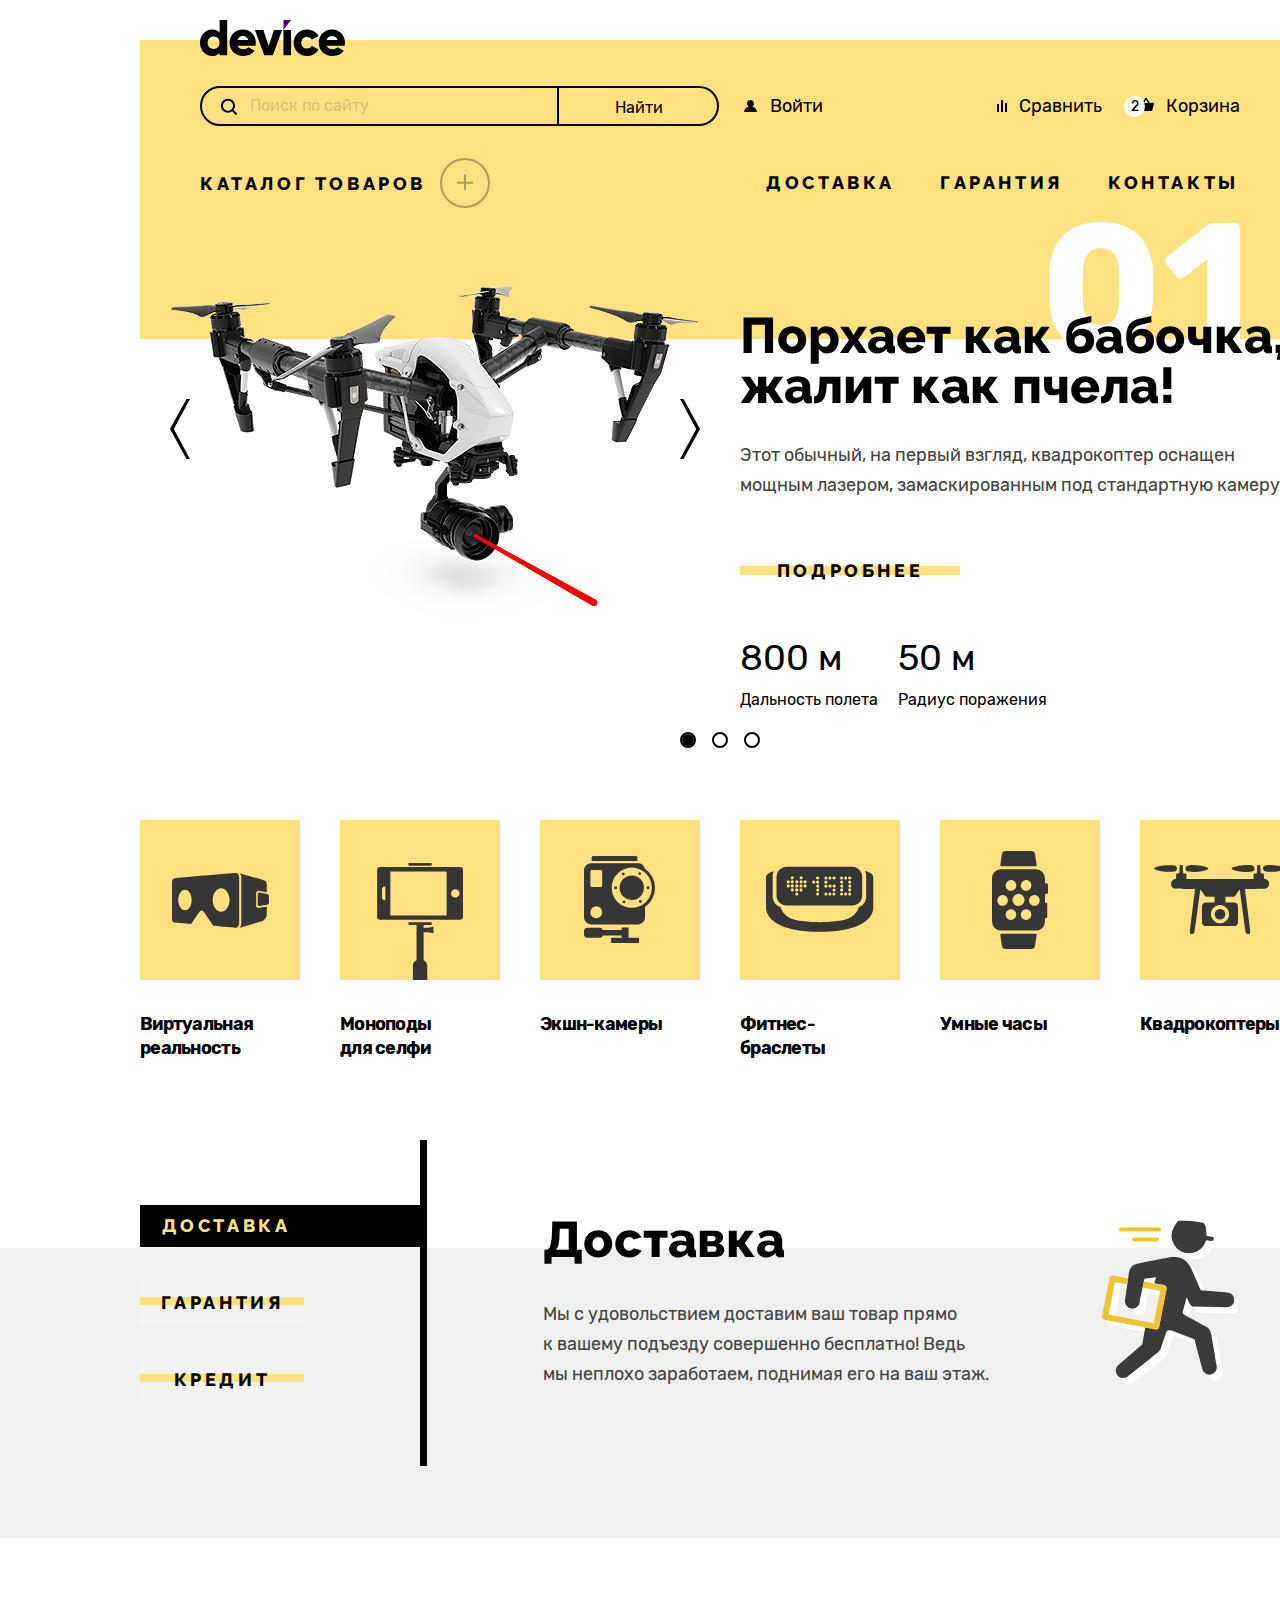
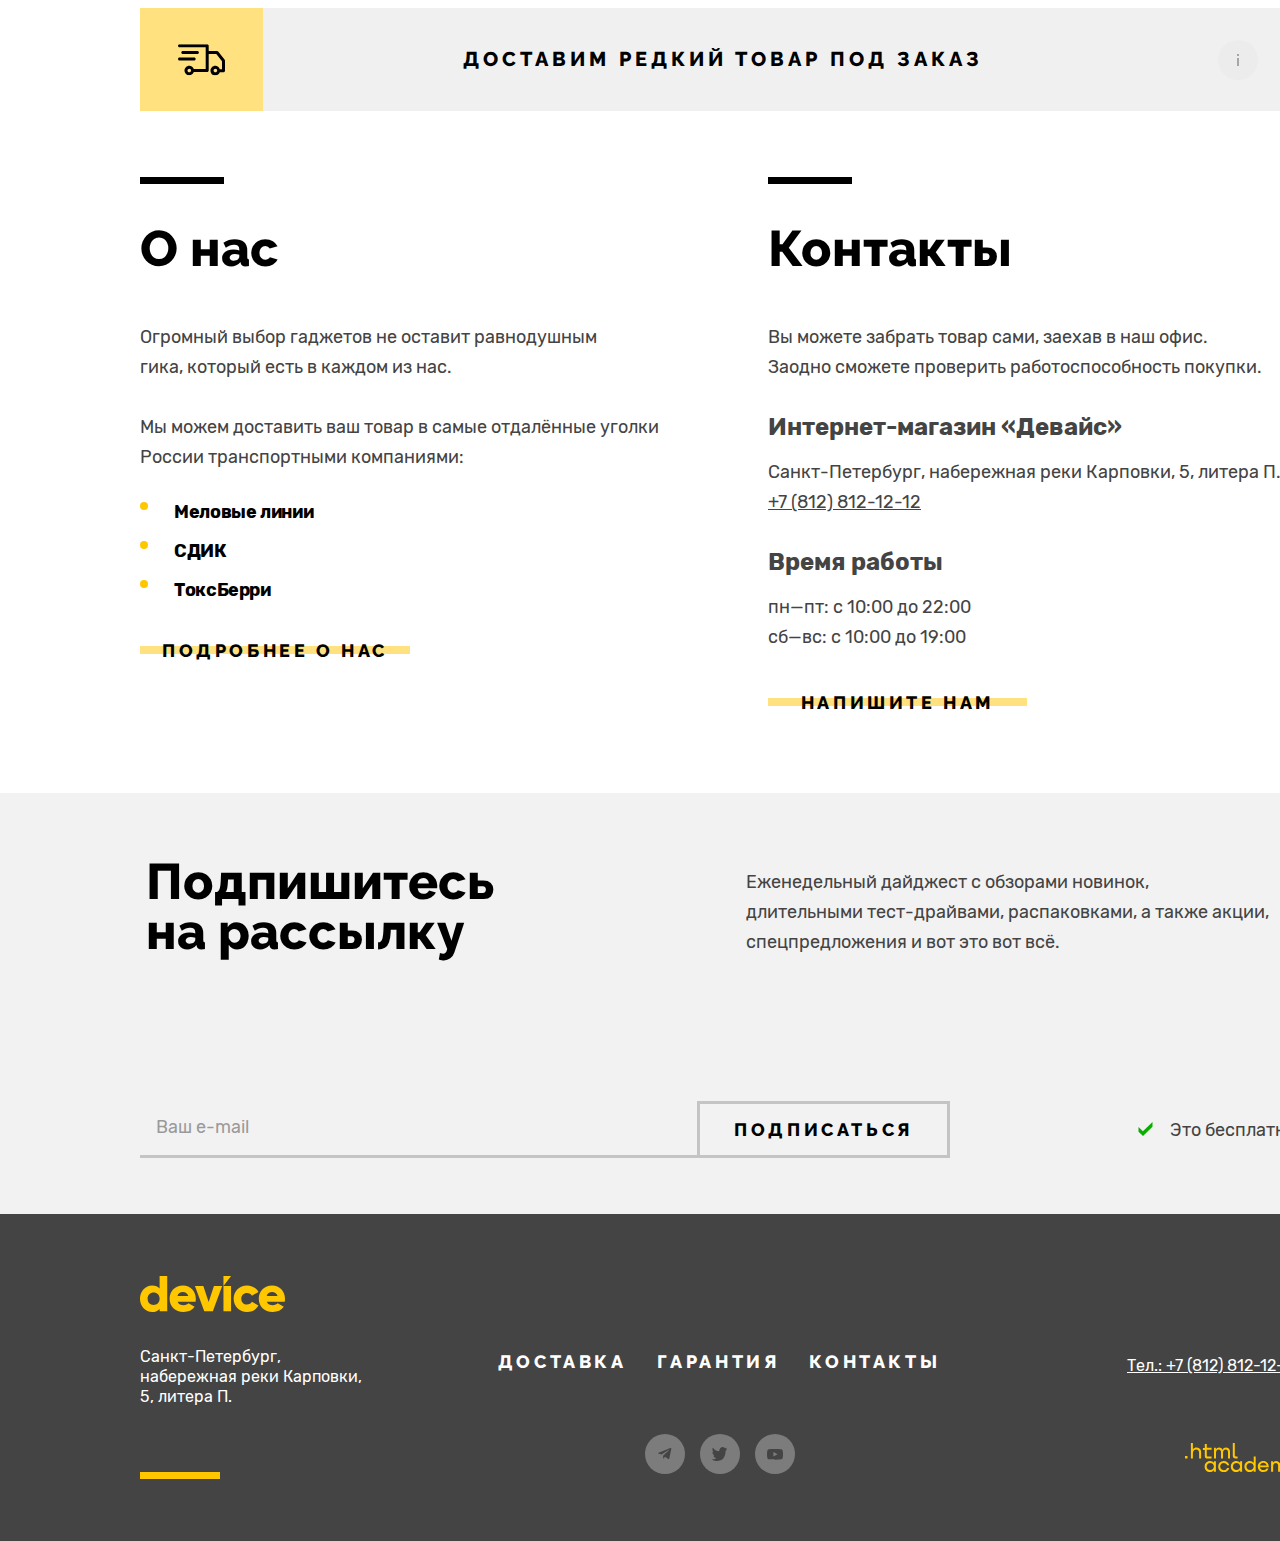
<file: index.html>
<!DOCTYPE html>
<html lang="ru">

  <head>
    <meta charset="UTF-8" />
    <title>HTML Academy: Девайс</title>
    <link rel="stylesheet" href="styles/styles.css" />
    <link rel="icon" href="favicon.ico">
    <link rel="icon" type="image/png" href="images/favicon/favicon.png">
  </head>

  <body>

    <header class="page-header">
      <nav class="navigation">
        <a class="navigation-link">
          <svg class="navigation-link-logo" aria-hidden="true" focusable="false" xmlns="http://www.w3.org/2000/svg"
            width="145" height="36" fill="none" viewBox="0 0 145 36">
            <path fill="#000"
              d="M27.22 0v35.3h-7.6v-2.4c-1.7 1.9-4.1 3.1-7.51 3.1C5.5 36 0 30.2 0 22.7 0 15.2 5.5 9.4 12.1 9.4c3.41 0 5.91 1.2 7.51 3.1V0h7.6Zm-7.6 22.7c0-3.8-2.5-6.2-6.01-6.2-3.5 0-6 2.4-6 6.2 0 3.8 2.5 6.2 6 6.2 3.5-.1 6-2.4 6-6.2ZM43.73 29.2c2.1 0 3.8-.8 4.8-1.9l6.1 3.5c-2.5 3.4-6.2 5.2-11 5.2-8.6 0-14.01-5.8-14.01-13.3 0-7.5 5.4-13.3 13.4-13.3 7.41 0 12.82 5.7 12.82 13.3 0 1.1-.1 2.1-.3 3H37.63c1 2.6 3.3 3.5 6.1 3.5Zm4.6-9.1c-.8-2.9-3.1-4-5.4-4-2.9 0-4.8 1.4-5.5 4h10.9ZM82.16 10.1l-9.31 25.2h-8.6l-9.31-25.2h8.4l5.3 16 5.31-16h8.2ZM83.46 10.1h7.6v25.2h-7.6V10.1ZM93.67 22.7c0-7.5 5.7-13.3 13.4-13.3 4.9 0 9.21 2.6 11.41 6.5l-6.6 3.8c-.9-1.8-2.7-2.8-4.9-2.8-3.3 0-5.71 2.4-5.71 5.8 0 3.5 2.4 5.8 5.7 5.8 2.2 0 4.1-1.1 4.9-2.8l6.61 3.8c-2.1 3.9-6.4 6.5-11.4 6.5-7.71 0-13.41-5.8-13.41-13.3ZM132.9 29.2c2.1 0 3.8-.8 4.8-1.9l6.1 3.5c-2.5 3.4-6.2 5.2-11 5.2-8.61 0-14.02-5.8-14.02-13.3 0-7.5 5.5-13.3 13.41-13.3 7.4 0 12.81 5.7 12.81 13.3 0 1.1-.1 2.1-.3 3h-17.91c1 2.6 3.3 3.5 6.1 3.5Zm4.7-9.1c-.8-2.9-3.1-4-5.4-4-2.91 0-4.81 1.4-5.51 4h10.9Z" />
            <path fill="#510094" d="M83.46 0v10.1L91.06 0h-7.6Z" />
          </svg>
          <span class="visually-hidden">Девайс</span></a>
        <div class="navigation-top-container">
          <form class="navigation-search-form" action="https://echo.htmlacademy.ru/" method="get">
            <p class="navigation-search-form-device">
              <label class="visually-hidden search-label" for="search">Поиск по сайту</label>
              <input class="navigation-search-form-input" type="text" name="navigation-search" id="search"
                placeholder="Поиск по сайту" required>
            </p>
            <button class="navigation-search-form-button" type="submit">
              Найти
            </button>
          </form>
          <ul class="navigation-list-user navigation-list-user-index">
            <li class="navigation-item-user">
              <a class="navigation-item-link login index-login" href="#">Войти</a>
            </li>
            <li class="navigation-item-user item-visually-hidden">
              <a class="navigation-item-link login visually-hidden" href="#"> <span class="login-name">Коля
                  Петухов</span></a>
            </li>
            <li class="navigation-item-user item-visually-hidden">
              <a class="navigation-item-link logout visually-hidden" href="#">Выйти</a>
            </li>
            <li class="navigation-item-user">
              <a class="navigation-item-link compare" href="#">Сравнить</a>
            </li>
            <li class="navigation-item-user cart-item cart-index">
              <a class="navigation-item-link cart" href="#"><span class="navigation-item-icon-value">2</span>Корзина</a>
              <!--Тултип на корзине-->
              <div class="cart-tooltip-container">
                <div class="cart-tooltip-field">
                  <ul class="cart-tooltip-list">
                    <li class="cart-tooltip-item">
                      <a class="cart-tooltip-link" href="#">
                        <img class="cart-tooltip-image" src="images/index/tooltip_selfie_am.jpg" width="39" height="43"
                          alt="Любительская селфи-палка.">
                        <p class="cart-tooltip-description">Любительская<br>селфи-палка</p>
                      </a>
                      <button class="cart-tooltip-close-button" type="button" aria-label="Закрыть"><span
                          class="close-button-icon"></span></button>
                    </li>
                    <li class="cart-tooltip-item">
                      <a class="cart-tooltip-link" href="#">
                        <img class="cart-tooltip-image" src="images/index/tooltip_selfie_pro.jpg" width="39" height="43"
                          alt="Профессиональная селфи-палка.">
                        <p class="cart-tooltip-description">Профессиональная<br>селфи-палка</p>
                      </a>
                      <button class="cart-tooltip-close-button" type="button" aria-label="Закрыть"><span
                          class="close-button-icon"></span></button>
                    </li>
                  </ul>
                  <div class="cart-tooltip-result">
                    <p class="cart-tooltip-result-description">Товаров: 2</p>
                    <p class="cart-tooltip-result-description">Сумма: 2000 ₽</p>
                  </div>
                  <a class="cart-tooltip-result-link" href="#"><span
                      class="cart-tooltip-result-link-description">Открыть корзину</span></a>
                </div>
              </div>
            </li>
          </ul>
        </div>
        <div class="navigation-bottom-container">
          <ul class="navigation-list-menu">
            <li class="navigation-item-menu nested">
              <a class="navigation-item-menu-link nested-link" href="#">Каталог товаров</a>
              <div class="navigation-products-catalog-container">
                <ul class="navigation-products-catalog-list">
                  <li class="navigation-products-catalog-item">
                    <a class="navigation-products-catalog-link" href="#">Виртуальная
                      реальность</a>
                  </li>
                  <li class="navigation-products-catalog-item">
                    <a class="navigation-products-catalog-link" href="catalog.html">Моноподы для cелфи</a>
                  </li>
                  <li class="navigation-products-catalog-item">
                    <a class="navigation-products-catalog-link" href="#">Экшн-камеры</a>
                  </li>
                </ul>
                <ul class="navigation-products-catalog-list">
                  <li class="navigation-products-catalog-item">
                    <a class="navigation-products-catalog-link" href="#">Фитнес-браслеты</a>
                  </li>
                  <li class="navigation-products-catalog-item">
                    <a class="navigation-products-catalog-link" href="#">Умные часы</a>
                  </li>
                </ul>
                <ul class="navigation-products-catalog-list">
                  <li class="navigation-products-catalog-item">
                    <a class="navigation-products-catalog-link" href="#">Квадрокоптеры</a>
                  </li>
                </ul>
              </div>
            </li>
          </ul>
          <ul class="navigation-list-menu-right">
            <li class="navigation-item-menu">
              <a class="navigation-item-menu-link" href="#">Доставка</a>
            </li>
            <li class="navigation-item-menu">
              <a class="navigation-item-menu-link" href="#">Гарантия</a>
            </li>
            <li class="navigation-item-menu">
              <a class="navigation-item-menu-link" href="#">Контакты</a>
            </li>
          </ul>
        </div>
      </nav>
    </header>
    <main class="main-index main-container">
      <div class="page-container">
        <section class="hero">
          <h1 class="visually-hidden">
            Интернет-магазин электронных товаров "Device"
          </h1>
          <h2 class="visually-hidden">Популярные товары</h2>
          <div class="popular-products-slider-container">
            <section class="popular-product current-product">
              <h3 class="visually-hidden">Квадракоптер</h3>
              <div class="slider-image">
                <button class="slider-button" type="button">
                  <span class="visually-hidden">Предыдущий слайд</span>
                </button>
                <img class="popular-product-image" src="images/index/slider_1.png" width="560" height="560"
                  alt="Квадракоптер." />
                <button class="slider-button" type="button">
                  <span class="visually-hidden">Следующий слайд</span>
                </button>
              </div>
              <div class="slider-description">
                <span class="slide-number">01</span>
                <p class="popular-product-title">
                  Порхает как бабочка, жалит как пчела!
                </p>
                <p class="popular-product-description">
                  Этот обычный, на первый взгляд, квадрокоптер оснащен мощным лазером,
                  замаскированным под стандартную камеру.
                </p>
                <a class="popular-product-information-link line-button" href="#">Подробнее</a>
                <div class="table-chars">
                  <table class="popular-product-chars">
                    <tr class="popular-product-table-rows">
                      <td class="popular-product-table-description">800 м</td>
                      <td class="popular-product-table-description">50 м</td>
                    </tr>
                    <tr class="popular-product-table-rows">
                      <th class="popular-product-table-head">
                        Дальность полета
                      </th>
                      <th class="popular-product-table-head">
                        Радиус поражения
                      </th>
                    </tr>
                  </table>
                </div>
              </div>
            </section>
            <section class="popular-product current-product">
              <h3 class=" visually-hidden">Фитнес-браслеты</h3>
              <div class="slider-image">
                <span class="visually-hidden">Предыдущий слайд</span>
                <img class="popular-product-image" src="images/index/slider_2.png" width="560" height="560"
                  alt="Фитнес-браслеты." />
                <span class="visually-hidden">Следующий слайд</span>
              </div>
              <div class="slider-description">
                <span class="slide-number">02</span>
                <p class="popular-product-title">Худеем правильно!</p>
                <p class="popular-product-description">
                  Мотивирующие фитнес-браслеты помогут найти в себе силы не пропускать занятия и
                  соблюдать диету.
                </p>
                <a class="popular-product-information-link" href="#">Подробнее</a>
                <table class="popular-product-chars">
                  <tr class="popular-product-table-rows">
                    <td class="popular-product-table-description">
                      48 часов
                    </td>
                  </tr>
                  <tr class="popular-product-table-rows">
                    <th class="popular-product-table-head">Без подзарядки</th>
                  </tr>
                </table>
              </div>
            </section>
            <section class="popular-product current-product">
              <h3 class="visually-hidden">Селфи-палки</h3>
              <div class="slider-image">
                <span class="visually-hidden">Предыдущий слайд</span>
                <img class="popular-product-image" src="images/index/slider_3.png" width="560" height="560"
                  alt="Селфи-палки." />
                <span class="visually-hidden">Следующий слайд</span>
              </div>
              <div class="slider-description">
                <span class="slide-number">03</span>
                <p class="popular-product-title">
                  Делай селфи, как Бен Стиллер!
                </p>
                <p class="popular-product-description">
                  Самая длинная палка для селфи доступна в нашем магазине. Восемь (Восемь, Карл!)
                  метров длиной и весом всего 5 кг.
                </p>
                <a class="popular-product-information-link" href="#">Подробнее</a>
                <table class="popular-product-chars">
                  <tr class="popular-product-table-rows">
                    <td class="popular-product-table-description">8,5 м</td>
                    <td class="popular-product-table-description">5 кг</td>
                    <td class="popular-product-table-description">Карбон</td>
                  </tr>
                  <tr class="popular-product-table-rows">
                    <th class="popular-product-table-head">Длина палки</th>
                    <th class="popular-product-table-head">Вес палки</th>
                    <th class="popular-product-table-head">Материал</th>
                  </tr>
                </table>
              </div>
            </section>
            <div class="slider-buttons-container">
              <ul class="slider-buttons-list">
                <li class="slider-buttons-item">
                  <button class="button-slider" type="button">
                    <span class="visually-hidden">первый слайд</span>
                  </button>
                </li>
                <li class="slider-buttons-item">
                  <button class="button-slider" type="button">
                    <span class="visually-hidden">второй слайд</span>
                  </button>
                </li>
                <li class="slider-buttons-item">
                  <button class="button-slider" type="button">
                    <span class="visually-hidden">третий слайд</span>
                  </button>
                </li>
              </ul>
            </div>
          </div>
        </section>
        <section class="products-catalog">
          <h2 class="visually-hidden">Ассортимент товаров</h2>
          <ul class="products-catalog-list">
            <li class="products-catalog-item">
              <a class="products-catalog-link vr" href="#">Виртуальная реальность</a>
            </li>
            <li class="products-catalog-item">
              <a class="products-catalog-link  monopod" href="#">Моноподы<br>для селфи</a>
            </li>
            <li class="products-catalog-item">
              <a class="products-catalog-link action-camera" href="#">Экшн-камеры</a>
            </li>
            <li class="products-catalog-item">
              <a class="products-catalog-link fitnes" href="#">Фитнес-браслеты</a>
            </li>
            <li class="products-catalog-item">
              <a class="products-catalog-link smartwatch" href="#">Умные часы</a>
            </li>
            <li class="products-catalog-item">
              <a class="products-catalog-link quadro" href="#">Квадрокоптеры</a>
            </li>
          </ul>
        </section>
        <section class="advantages">
          <h2 class="visually-hidden">Преимущества</h2>
          <div class="advantages-container">
            <ul class="advantages-list">
              <li class="advantages-item advantages-current">
                <button class="advantages-item-button" type="button">Доставка</button>
              </li>
              <li class="advantages-item">
                <button class="advantages-item-button line-button" type="button">Гарантия</button>
              </li>
              <li class="advantages-item">
                <button class="advantages-item-button line-button" type="button">Кредит</button>
              </li>
            </ul>
            <div class="advantages-container-description">
              <div class="advantages-container-right">
                <div class="advantages-container-right-info">
                  <h3 class="advantages-title">Доставка</h3>
                  <p class="advantages-description">
                    Мы с удовольствием доставим ваш товар прямо<br />к вашему подъезду совершенно
                    бесплатно! Ведь
                    <br />мы неплохо заработаем, поднимая его на ваш этаж.
                  </p>
                </div>
                <div class="advantages-container-icon"></div>
              </div>
              <div class="advantages-container-right">
                <div class="advantages-container-right-info">
                  <h3 class="advantages-title">Гарантия</h3>
                  <p class="advantages-description">
                    Если из-за возгорания купленного у нас товара у вас сгорит дом — не переживайте,
                    мы выдадим вам новый. Товар, не дом, конечно же.
                  </p>
                </div>
                <div class="advantages-container-icon"></div>
              </div>
              <div class="advantages-container-right">
                <div class="advantages-container-right-info">
                  <h3 class="advantages-title">Кредит</h3>
                  <p class="advantages-description">
                    Залезть в долговую яму стало проще! Кредитные консультанты подберут для вас
                    наиболее выгодные условия кредита. Выгодные для банка, разумеется.
                  </p>
                </div>
                <div class="advantages-container-icon"></div>
              </div>
            </div>
          </div>
        </section>
        <section class="advantages-rare">
          <h3 class="visually-hidden">Доставка редкого товара</h3>
          <a class="delivery-rare-link" href="#">
            <span class="delivery-rare-description">Доставим редкий товар под заказ</span>
          </a>
        </section>
        <div class="contacts-about-container">
          <section class="about">
            <div class="about-line-element"></div>
            <h2 class="about-title">О нас</h2>
            <p class="about-description">
              Огромный выбор гаджетов не оставит равнодушным<br>гика, который есть в каждом из нас.
            </p>
            <p class="about-description">
              Мы можем доставить ваш товар в самые отдалённые уголки России транспортными компаниями:
            </p>
            <ul class="delivery-company-list">
              <li class="delivery-company-item">Меловые линии</li>
              <li class="delivery-company-item">СДИК</li>
              <li class="delivery-company-item">ТоксБерри</li>
            </ul>
            <a class="contacts-about-link line-button" href="#">Подробнее о нас</a>
          </section>
          <section class="contacts">
            <div class="about-line-element"></div>
            <h2 class="contacts-title">Контакты</h2>
            <p class="contacts-description">
              Вы можете забрать товар сами, заехав в наш офис.<br>Заодно сможете проверить работоспособность
              покупки.
            </p>
            <h3 class="contacts-titles">Интернет-магазин «Девайс»</h3>
            <p class="contacts-description adress">
              Санкт-Петербург, набережная реки Карповки, 5, литера П.
            </p>
            <a class="contacts-description phone" href="tel:+78128121212">+7 (812) 812-12-12</a>
            <span class="visually-hidden">+78128121212</span>
            <h3 class="contacts-titles">Время работы</h3>
            <p class="contacts-description worktime">
              пн—пт: с 10:00 до 22:00<br>сб—вс: с 10:00 до 19:00
            </p>
            <a class="contacts-about-link line-button" href="#">Напишите нам</a>
          </section>
        </div>
        <section class="subscribe">
          <div class="subscribe-containers">
            <div class="subscribe-container-top">
              <h2 class="subscribe-title">Подпишитесь на рассылку</h2>
              <p class="subscribe-description">
                Еженедельный дайджест с обзорами новинок,<br>длительными тест-драйвами, распаковками, а также
                акции, спецпредложения и вот это вот всё.
              </p>
            </div>
            <div class="subscribe-container-bottom">
              <form class="subscribe-form" action="https://echo.htmlacademy.ru/" method="post">
                <p class="subscribe-form-email">
                  <label class="visually-hidden" for="email">Ваша электронная почта.</label>
                  <input class="subscribe-form-email-input" type="email" id="email" placeholder="Ваш e-mail"
                    name="email" required>
                  <button class="button-subscribe" type="submit">
                    Подписаться
                  </button>
                </p>
              </form>
              <span class="form-description">Это бесплатно</span>
            </div>
          </div>
        </section>
      </div>
    </main>
    <footer class="page-footer">
      <div class="page-footer-container">
        <div class="footer-container">
          <a class="footer-link">
            <svg class="footer-link-logo" aria-hidden="true" focusable="false" xmlns="http://www.w3.org/2000/svg"
              width="145" height="36" fill="none" viewBox="0 0 145 36">
              <path fill="#FFC700"
                d="M27.22 0v35.3h-7.6v-2.4c-1.7 1.9-4.1 3.1-7.51 3.1C5.5 36 0 30.2 0 22.7 0 15.2 5.5 9.4 12.1 9.4c3.41 0 5.91 1.2 7.51 3.1V0h7.6Zm-7.6 22.7c0-3.8-2.5-6.2-6.01-6.2-3.5 0-6 2.4-6 6.2 0 3.8 2.5 6.2 6 6.2 3.5-.1 6-2.4 6-6.2ZM43.73 29.2c2.1 0 3.8-.8 4.8-1.9l6.1 3.5c-2.5 3.4-6.2 5.2-11 5.2-8.6 0-14.01-5.8-14.01-13.3 0-7.5 5.4-13.3 13.41-13.3 7.4 0 12.8 5.7 12.8 13.3 0 1.1-.1 2.1-.3 3h-17.9c1 2.6 3.3 3.5 6.1 3.5Zm4.6-9.1c-.8-2.9-3.1-4-5.4-4-2.9 0-4.8 1.4-5.5 4h10.9ZM82.16 10.1l-9.31 25.2h-8.6l-9.31-25.2h8.4l5.3 16 5.31-16h8.2ZM83.46 10.1h7.6v25.2h-7.6V10.1ZM93.66 22.7c0-7.5 5.7-13.3 13.41-13.3 4.9 0 9.21 2.6 11.41 6.5l-6.6 3.8c-.9-1.8-2.7-2.8-4.9-2.8-3.3 0-5.71 2.4-5.71 5.8 0 3.5 2.4 5.8 5.7 5.8 2.2 0 4.1-1.1 4.9-2.8l6.61 3.8c-2.1 3.9-6.4 6.5-11.4 6.5-7.71 0-13.42-5.8-13.42-13.3ZM132.9 29.2c2.1 0 3.8-.8 4.8-1.9l6.1 3.5c-2.5 3.4-6.2 5.2-11 5.2-8.61 0-14.02-5.8-14.02-13.3 0-7.5 5.5-13.3 13.41-13.3 7.4 0 12.81 5.7 12.81 13.3 0 1.1-.1 2.1-.3 3h-17.91c1 2.6 3.3 3.5 6.1 3.5Zm4.7-9.1c-.8-2.9-3.1-4-5.4-4-2.91 0-4.81 1.4-5.51 4h10.9ZM83.46 0v10.1L91.06 0h-7.6Z" />
            </svg>
            <span class="visually-hidden">Девайс</span></a>
          <p class="footer-adress">
            Санкт-Петербург, набережная реки Карповки, 5, литера П.
          </p>
          <span class="decoration-footer"></span>
        </div>
        <div class="footer-container">
          <ul class="footer-menu-list">
            <li class="footer-menu-item"><a class="footer-menu-link" href="#">Доставка</a></li>
            <li class="footer-menu-item"><a class="footer-menu-link" href="#">Гарантия</a></li>
            <li class="footer-menu-item"><a class="footer-menu-link" href="#">Контакты</a></li>
          </ul>
          <ul class="footer-social-list">
            <li class="footer-social-item"><a class="footer-social-link" href="#"><svg class="social-icon"
                  aria-hidden="true" focusable="false" xmlns="http://www.w3.org/2000/svg" width="14" height="12"
                  fill="none" viewBox="0 0 14 12">
                  <path fill="#444"
                    d="M12.44.07.62 4.63c-.8.33-.8.78-.14.98l3.03.94 7.02-4.43c.33-.2.64-.09.39.13l-5.7 5.13-.2 3.13c.3 0 .44-.14.61-.3l1.48-1.44 3.06 2.27c.57.31.97.15 1.12-.53l2-9.48c.21-.83-.3-1.2-.85-.96Z" />
                </svg><span class="visually-hidden">Telegram</span></a></li>
            <li class="footer-social-item"><a class="footer-social-link" href="#"><svg class="social-icon"
                  aria-hidden="true" focusable="false" xmlns="http://www.w3.org/2000/svg" width="15" height="15"
                  fill="none" viewBox="0 0 15 15">
                  <path fill="#444"
                    d="M9.7.16c1.5-.5 2.6.3 3.2 1.1.5-.2 1.1-.4 1.7-.6 0 .8-.5 1.4-.8 1.6.7.2 1.2-.4 1.2-.4-.1.9-.9 1.7-1.4 1.9-.2 6.3-2.8 10.4-8.9 10.3h-.4c-.3 0-3.7-.4-4.3-1.8 2 .2 3.4-.4 4.1-1.1-.8-.3-2.4-.4-2.6-2.8.3.2.5.3 1.1.2-1.1-.8-2.3-1.5-2.2-3.5.3.3.9.5 1.2.4C1 5.26-.2 2.36.8.86c1.6 1.7 3.3 3.4 6.3 3.5.2-2.1 1-3.5 2.6-4.2Z" />
                </svg><span class="visually-hidden">Youtube</span></a></li>
            <li class="footer-social-item"><a class="footer-social-link" href="#"><svg class="social-icon"
                  aria-hidden="true" focusable="false" xmlns="http://www.w3.org/2000/svg" width="16" height="11"
                  fill="none" viewBox="0 0 16 11">
                  <g clip-path="url(#a)">
                    <path fill="#444"
                      d="M15.67 1.67c-.1-.32-.27-.61-.51-.84-.25-.24-.56-.41-.9-.5C13.01 0 8 0 8 0 5.9-.02 3.8.08 1.74.32 1.4.4 1.1.58.84.82c-.24.24-.42.53-.51.85A19.4 19.4 0 0 0 0 5.34C0 6.56.1 7.79.33 9c.09.32.27.61.51.85.25.23.56.4.9.5 1.27.32 6.26.32 6.26.32 2.09.02 4.18-.08 6.26-.31.34-.09.65-.26.9-.5.24-.23.42-.52.5-.84.24-1.21.35-2.44.34-3.67.02-1.23-.1-2.46-.33-3.68ZM6.4 7.62V3.05l4.18 2.29L6.4 7.62Z" />
                  </g>
                  <defs>
                    <clipPath id="a">
                      <path fill="#fff" d="M0 0h16v11H0z" />
                    </clipPath>
                  </defs>
                </svg><span class="visually-hidden">Tweeter</span></a></li>
          </ul>
        </div>
        <div class="footer-container">
          <a class="footer-phone" href="tel:+78128121212">Тел.: +7 (812) 812-12-12</a>
          <a class="academy-link" href=""><svg class="academy-icon" aria-hidden="true" focusable="false"
              xmlns="http://www.w3.org/2000/svg" width="115" height="33" fill="none" viewBox="0 0 115 33">
              <path fill="#FFC700"
                d="M0 12.9v2.6h2.5v-2.6H0ZM11.6 4.5c-1.6 0-2.8.7-3.6 1.7h-.1V0h-2v15.5h2v-5.3c0-2.1 1.3-3.6 3.3-3.6 1.8 0 2.9 1.4 2.9 3.2v5.7h2V9.4c.1-3-1.8-4.9-4.5-4.9ZM26.6 4.8h-4.8V1.1h-2v3.8h-1.9v2h1.9v6c0 1.7 1 2.7 2.7 2.7h4.1v-2h-3.7c-.7 0-1.1-.4-1.1-1.1V6.8h4.8v-2ZM41.1 4.6c-1.6 0-2.9.8-3.5 2.1h-.1c-.6-1.2-1.8-2.1-3.4-2.1-1.4 0-2.5.8-3.1 1.8h-.1V4.8H29v10.6h2V10c0-2 1-3.5 2.6-3.5 1.5 0 2.4 1 2.4 2.6v6.3h2V9.8c0-2.4 1.4-3.3 2.6-3.3 1.5 0 2.4 1 2.4 2.6v6.3h2V8.9c.1-2.5-1.4-4.3-3.9-4.3ZM47.8 12.7c0 1.7 1 2.7 2.8 2.7h2v-2h-1.7c-.7 0-1.1-.4-1.1-1.1V0h-2v12.7ZM28.9 19.7c-.9-1.1-2.2-1.8-3.9-1.8-3.1 0-5.4 2.3-5.4 5.6s2.3 5.6 5.4 5.6c1.8 0 3-.8 3.8-1.9h.1v1.6h2V18.2h-2v1.5Zm-3.6 7.4c-2.2 0-3.6-1.6-3.6-3.6s1.4-3.6 3.6-3.6 3.6 1.6 3.6 3.6c0 1.9-1.4 3.6-3.6 3.6ZM44.2 22c-.5-2.4-2.6-4.1-5.4-4.1a5.4 5.4 0 0 0-5.6 5.6c0 3.1 2.2 5.6 5.6 5.6 2.8 0 4.9-1.8 5.4-4.2h-2.1a3.4 3.4 0 0 1-3.3 2.3c-2.2 0-3.6-1.6-3.6-3.6s1.4-3.6 3.6-3.6c1.6 0 2.8 1 3.3 2.2h2.1V22ZM55.1 19.7c-.9-1.1-2.2-1.8-3.9-1.8-3.1 0-5.4 2.3-5.4 5.6s2.3 5.6 5.4 5.6c1.8 0 3-.8 3.8-1.9h.1v1.6h2V18.2h-2v1.5Zm-3.6 7.4c-2.2 0-3.6-1.6-3.6-3.6s1.4-3.6 3.6-3.6 3.6 1.6 3.6 3.6c0 1.9-1.5 3.6-3.6 3.6ZM68.7 19.8c-.9-1.1-2.2-1.9-3.9-1.9-3.1 0-5.4 2.3-5.4 5.6s2.2 5.6 5.4 5.6c1.7 0 3-.8 3.8-1.8h.1v1.5h2V13.4h-2v6.4Zm-3.6 7.3c-2.2 0-3.6-1.6-3.6-3.6s1.4-3.6 3.6-3.6 3.6 1.6 3.6 3.6c-.1 2-1.5 3.6-3.6 3.6ZM78.3 17.9c-3.3 0-5.5 2.5-5.5 5.6 0 3 2.1 5.6 5.5 5.6 2.5 0 4.5-1.3 5.2-3.6h-2.1c-.5 1-1.6 1.6-3 1.6-1.9 0-3.3-1.3-3.4-2.9h8.8c.2-3.6-2-6.3-5.5-6.3Zm0 1.9c1.7 0 3 1 3.3 2.6h-6.5c.3-1.5 1.5-2.6 3.2-2.6ZM98.2 17.9c-1.6 0-2.9.8-3.6 2h-.1c-.6-1.2-1.8-2-3.4-2-1.4 0-2.5.7-3.1 1.8v-1.5h-1.9v10.6h2v-5.4c0-2 1-3.4 2.6-3.5 1.5 0 2.4 1 2.4 2.6v6.3h2v-5.6c0-2.4 1.4-3.3 2.6-3.3 1.5 0 2.4 1 2.4 2.6v6.3h2v-6.5c.1-2.6-1.4-4.4-3.9-4.4ZM109.4 27l-3.6-8.9h-2.2l4.8 11.6c-.3.9-.7 1.2-1.7 1.2h-2.5v2h2.5c1.8 0 2.8-.8 3.5-2.6l4.7-12.2h-2.1l-3.4 8.9Z" />
            </svg><span class="visually-hidden">HTML Академия</span></a>
        </div>
      </div>
    </footer>
    <div class="modal-container modal-container-closed">
      <div class="modal modal-search">
        <section class="modal-content">
          <button class="modal-close-button" type="button">
            <span class="visually-hidden">Закрыть.</span>
          </button>
          <h2 class="modal-title">Доставка под заказ</h2>
          <form class="delivery-form" method="post" action="https://echo.htmlacademy.ru/">
            <div class="field-group">
              <label class="form-label" for="delivery-name">Ваше имя:</label>
              <input class="check-form" type="text" id="delivery-name" name="delivery-name" placeholder="Введите имя"
                required>
            </div>
            <div class="field-group">
              <label class="form-label" for="delivery-email">Ваш e-mail:</label>
              <input class="check-form" type="email" id="delivery-email" name="delivery-email" value="Почта"
                placeholder="Введите электронную почту" required>
              <span class="email-text">Забавный у вас адрес</span>
            </div>
            <div class="field-group">
              <label class="form-label" for="delivery-product">Что нужно привезти:</label>
              <input class="check-form" type="text" id="delivery-product" name="delivery-product"
                placeholder="В свободной форме" required>
            </div>
            <div class="quantity-container">
              <p class="form-label form-quantity">Количество:</p>
              <div class="tooltip-active">
                <span class="visually-hidden">Дополнительная информация</span>
                <div class="tooltip-information-container">
                  <div class="tooltip-information-triangle"></div>
                  <div class="tooltip-information-field">
                    <p class="tooltip-information-description">Постараемся найти, сколько нужно. Привезём сколько
                      получится по требованиям к провозу багажа.</p>
                  </div>
                </div>
              </div>
              <div class="quantity-panel">
                <button class="button-minus" type="button"><span class="button-border"></span><span
                    class="visually-hidden">Уменьшить</span></button>
                <input class="input-quantity" type="text" name="quantity" value="1" required>
                <button class="button-plus" type="button"><span class="button-border"></span><span
                    class="visually-hidden">Увеличить</span></button>
              </div>
            </div>
            <button type="submit" class="modal-submit line-button">Отправить</button>
          </form>
        </section>
      </div>
    </div>
  </body>

</html>
</file>
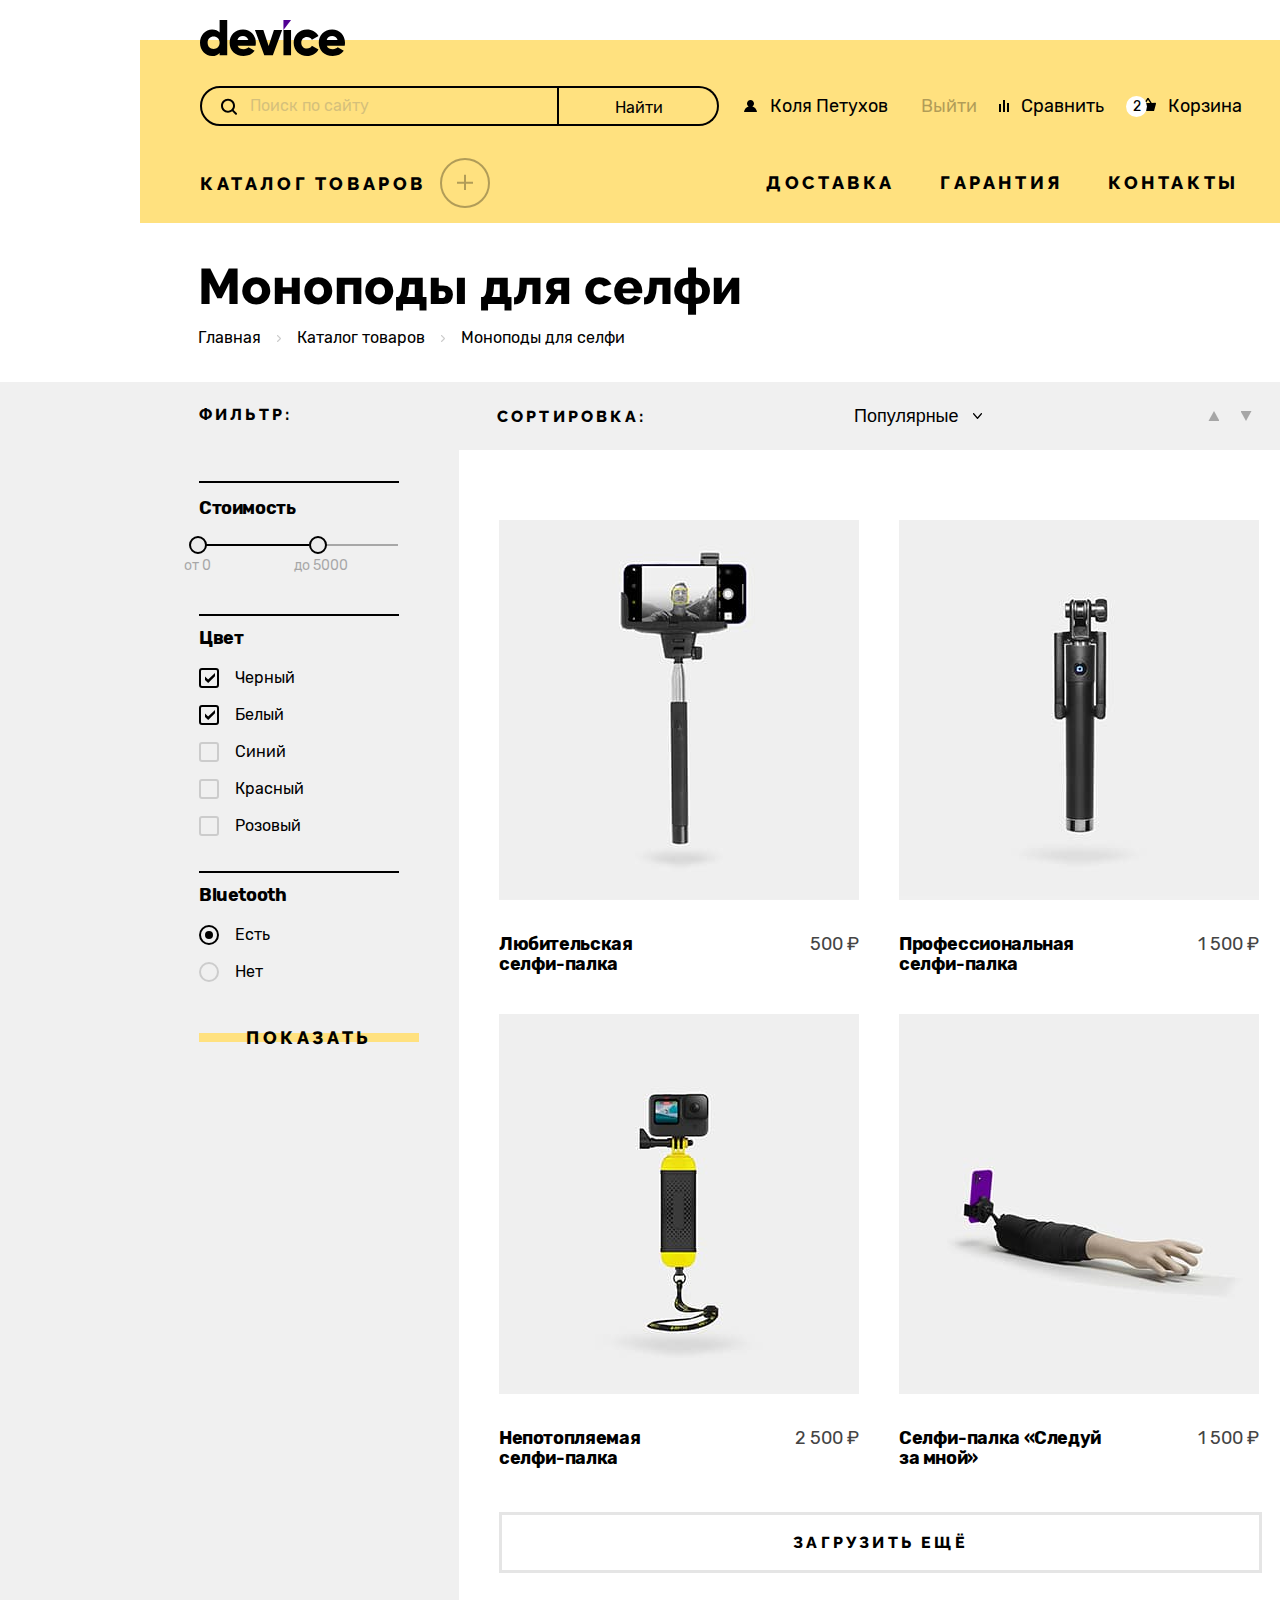
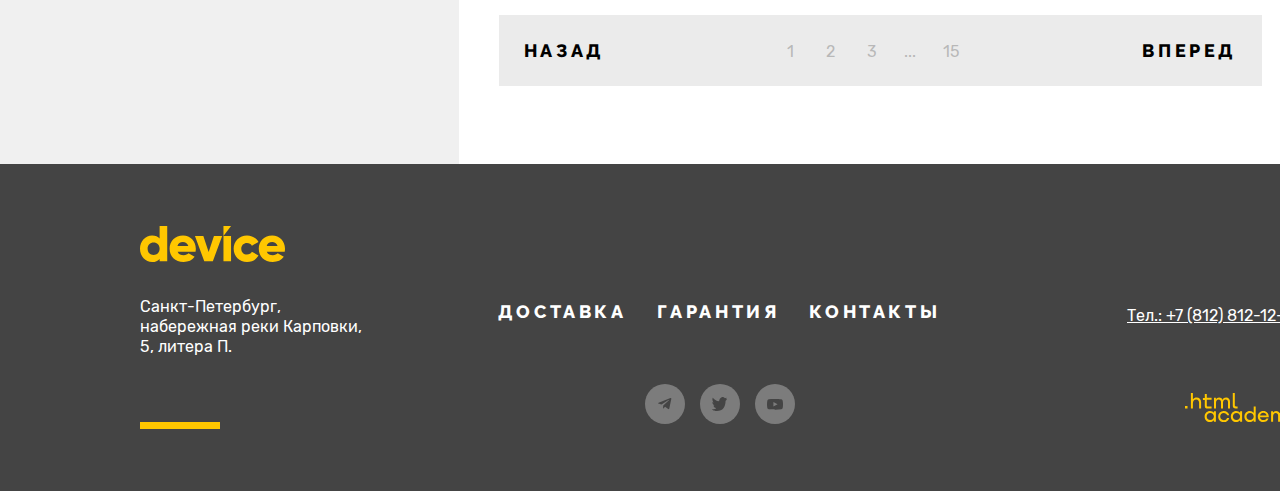
<file: catalog.html>
<!DOCTYPE html>
<html lang="ru">

  <head>
    <meta charset="UTF-8" />
    <title>HTML Academy: Девайс - Каталог</title>
    <link rel="stylesheet" href="styles/styles.css" />
    <link rel="icon" href="favicon.ico">
    <link rel="icon" type="image/png" href="images/favicon/favicon.png">
  </head>

  <body>

    <header class="page-header">
      <nav class="navigation">
        <a class="navigation-link" href="index.html">
          <svg class="navigation-link-logo" aria-hidden="true" focusable="false" xmlns="http://www.w3.org/2000/svg"
            width="145" height="36" fill="none" viewBox="0 0 145 36">
            <path fill="#000"
              d="M27.22 0v35.3h-7.6v-2.4c-1.7 1.9-4.1 3.1-7.51 3.1C5.5 36 0 30.2 0 22.7 0 15.2 5.5 9.4 12.1 9.4c3.41 0 5.91 1.2 7.51 3.1V0h7.6Zm-7.6 22.7c0-3.8-2.5-6.2-6.01-6.2-3.5 0-6 2.4-6 6.2 0 3.8 2.5 6.2 6 6.2 3.5-.1 6-2.4 6-6.2ZM43.73 29.2c2.1 0 3.8-.8 4.8-1.9l6.1 3.5c-2.5 3.4-6.2 5.2-11 5.2-8.6 0-14.01-5.8-14.01-13.3 0-7.5 5.4-13.3 13.4-13.3 7.41 0 12.82 5.7 12.82 13.3 0 1.1-.1 2.1-.3 3H37.63c1 2.6 3.3 3.5 6.1 3.5Zm4.6-9.1c-.8-2.9-3.1-4-5.4-4-2.9 0-4.8 1.4-5.5 4h10.9ZM82.16 10.1l-9.31 25.2h-8.6l-9.31-25.2h8.4l5.3 16 5.31-16h8.2ZM83.46 10.1h7.6v25.2h-7.6V10.1ZM93.67 22.7c0-7.5 5.7-13.3 13.4-13.3 4.9 0 9.21 2.6 11.41 6.5l-6.6 3.8c-.9-1.8-2.7-2.8-4.9-2.8-3.3 0-5.71 2.4-5.71 5.8 0 3.5 2.4 5.8 5.7 5.8 2.2 0 4.1-1.1 4.9-2.8l6.61 3.8c-2.1 3.9-6.4 6.5-11.4 6.5-7.71 0-13.41-5.8-13.41-13.3ZM132.9 29.2c2.1 0 3.8-.8 4.8-1.9l6.1 3.5c-2.5 3.4-6.2 5.2-11 5.2-8.61 0-14.02-5.8-14.02-13.3 0-7.5 5.5-13.3 13.41-13.3 7.4 0 12.81 5.7 12.81 13.3 0 1.1-.1 2.1-.3 3h-17.91c1 2.6 3.3 3.5 6.1 3.5Zm4.7-9.1c-.8-2.9-3.1-4-5.4-4-2.91 0-4.81 1.4-5.51 4h10.9Z" />
            <path fill="#510094" d="M83.46 0v10.1L91.06 0h-7.6Z" />
          </svg>
          <span class="visually-hidden">Девайс</span></a>
        <div class="navigation-top-container">
          <form class="navigation-search-form" action="https://echo.htmlacademy.ru/" method="get">
            <p class="navigation-search-form-device">
              <label class="visually-hidden search-label" for="search">Поиск по сайту</label>
              <input class="navigation-search-form-input" type="text" name="navigation-search" id="search"
                placeholder="Поиск по сайту" required />
            </p>
            <button class="navigation-search-form-button" type="submit">
              Найти
            </button>
          </form>
          <ul class="navigation-list-user navigation-list-user-catalog">
            <li class="navigation-item-user">
              <a class="navigation-item-link login" href="#"> <span class="login-name">Коля Петухов</span></a>
            </li>
            <li class="navigation-item-user item-visually-hidden">
              <a class="navigation-item-link login visually-hidden" href="#">Войти</a>
            </li>
            <li class="navigation-item-user navigation-item-user-catalog">
              <a class="navigation-item-link logout" href="#"><span class="logout-description">Выйти</span></a>
            </li>
            <li class="navigation-item-user">
              <a class="navigation-item-link compare" href="#">Сравнить</a>
            </li>
            <li class="navigation-item-user cart-item ">
              <a class="navigation-item-link cart" href="#"><span class="navigation-item-icon-value">2</span>Корзина</a>
              <!--Тултип на корзине-->
              <div class="cart-tooltip-container">
                <div class="cart-tooltip-field">
                  <ul class="cart-tooltip-list">
                    <li class="cart-tooltip-item">
                      <a class="cart-tooltip-link" href="#">
                        <img class="cart-tooltip-image" src="images/index/tooltip_selfie_am.jpg" width="39" height="43"
                          alt="Любительская селфи-палка.">
                        <p class="cart-tooltip-description">Любительская<br>селфи-палка</p>
                      </a>
                      <button class="cart-tooltip-close-button" type="button" aria-label="Закрыть"><span
                          class="close-button-icon"></span></button>
                    </li>
                    <li class="cart-tooltip-item">
                      <a class="cart-tooltip-link" href="#">
                        <img class="cart-tooltip-image" src="images/index/tooltip_selfie_pro.jpg" width="39" height="43"
                          alt="Профессиональная селфи-палка.">
                        <p class="cart-tooltip-description">Профессиональная<br>селфи-палка</p>
                      </a>
                      <button class="cart-tooltip-close-button" type="button" aria-label="Закрыть"><span
                          class="close-button-icon"></span></button>
                    </li>
                  </ul>
                  <div class="cart-tooltip-result">
                    <p class="cart-tooltip-result-description">Товаров: 2</p>
                    <p class="cart-tooltip-result-description">Сумма: 2000 ₽</p>
                  </div>
                  <a class="cart-tooltip-result-link" href="#"><span
                      class="cart-tooltip-result-link-description">Открыть корзину</span></a>
                </div>
              </div>
            </li>
          </ul>
        </div>
        <div class="navigation-bottom-container">
          <ul class="navigation-list-menu">
            <li class="navigation-item-menu nested">
              <a class="navigation-item-menu-link nested-link" href="#">Каталог товаров</a>
              <div class="navigation-products-catalog-container">
                <ul class="navigation-products-catalog-list">
                  <li class="navigation-products-catalog-item">
                    <a class="navigation-products-catalog-link" href="#">Виртуальная
                      реальность</a>
                  </li>
                  <li class="navigation-products-catalog-item">
                    <a class="navigation-products-catalog-link" href="catalog.html">Моноподы для cелфи</a>
                  </li>
                  <li class="navigation-products-catalog-item">
                    <a class="navigation-products-catalog-link" href="#">Экшн-камеры</a>
                  </li>
                </ul>
                <ul class="navigation-products-catalog-list">
                  <li class="navigation-products-catalog-item">
                    <a class="navigation-products-catalog-link" href="#">Фитнес-браслеты</a>
                  </li>
                  <li class="navigation-products-catalog-item">
                    <a class="navigation-products-catalog-link" href="#">Умные часы</a>
                  </li>
                </ul>
                <ul class="navigation-products-catalog-list">
                  <li class="navigation-products-catalog-item">
                    <a class="navigation-products-catalog-link" href="#">Квадрокоптеры</a>
                  </li>
                </ul>
              </div>
            </li>
          </ul>
          <ul class="navigation-list-menu-right">
            <li class="navigation-item-menu">
              <a class="navigation-item-menu-link" href="#">Доставка</a>
            </li>
            <li class="navigation-item-menu">
              <a class="navigation-item-menu-link" href="#">Гарантия</a>
            </li>
            <li class="navigation-item-menu">
              <a class="navigation-item-menu-link" href="#">Контакты</a>
            </li>
          </ul>
        </div>
      </nav>
    </header>
    <main class="main-index main-container">
      <div class="page-container">
        <header class="inner-header">
          <h1 class="inner-header-title">Моноподы для селфи</h1>
          <ol class="breadcrumbs">
            <li class="breadcrumbs-item">
              <a class="breadcrumbs-link breadcrumbs-link-home" href="index.html">
                Главная
              </a>
            </li>
            <li class="breadcrumbs-item">
              <a class="breadcrumbs-link breadcrumbs-link-current" href="#">Каталог товаров</a>
            </li>
            <li class="breadcrumbs-item">
              <a class="breadcrumbs-link breadcrumbs-link-current" href="#">Моноподы для селфи</a>
            </li>
          </ol>
        </header>
        <section class="result">
          <h2 class="visually-hidden">Результаты поиска</h2>
          <div class="result-container">
            <section class="result-section filter">
              <form class="result-filter" action="https://echo.htmlacademy.ru/" method="get">
                <h3 class="result-title">фильтр:</h3>
                <div class="filter-price">
                  <p class="filter-price-title">Стоимость</p>
                  <div class="control-slider">
                    <button class="control-slider-button" type="button">
                      <span class="visually-hidden">стоимость от.</span>
                    </button>
                    <button class="control-slider-button" type="button">
                      <span class="visually-hidden">стоимость до.</span>
                    </button>
                    <div class="strip">
                      <div class="strip-line select"></div>
                      <div class="strip-line not-select"></div>
                    </div>
                  </div>
                  <div class="value-container">
                    <label class="slider-value" for="min">
                      <input class="control-slider-value" type="text" id="min" value="от 0" required>
                      <span class="visually-hidden">Минимальная стоимость</span>
                    </label>
                    <label class="slider-value" for="max">
                      <input class="control-slider-value" id="max" type="text" value="до 5000" required>
                      <span class="visually-hidden">Максимальная стоимость</span>
                    </label>
                  </div>
                </div>
                <div class="fliter-color"><!--Чекбокс цветов-->
                  <p class="filter-color-title">Цвет</p>
                  <ul class="filter-color-list">
                    <li class="filter-color-item">
                      <label class="control-color" for="black">
                        <input class="color-input visually-hidden" type="checkbox" id="black" value="black" name="color"
                          checked>
                        <span class="color-mark"></span>
                        <span class="color-name">Черный</span>
                      </label>
                    <li class="filter-color-item">
                      <label class="control-color" for="white">
                        <input class="color-input visually-hidden" type="checkbox" id="white" value="white" name="color"
                          checked>
                        <span class="color-mark"></span>
                        <span class="color-name">Белый</span>
                      </label>
                    </li>
                    <li class="filter-color-item">
                      <label class="control-color" for="blue">
                        <input class="color-input visually-hidden" type="checkbox" id="blue" value="blue" name="color">
                        <span class="color-mark"></span>
                        <span class="color-name">Синий</span>
                      </label>
                    </li>
                    <li class="filter-color-item">
                      <label class="control-color" for="red">
                        <input class="color-input visually-hidden" type="checkbox" id="red" value="red" name="color">
                        <span class="color-mark"></span>
                        <span class="color-name">Красный</span>
                      </label>
                    </li>
                    <li class="filter-color-item">
                      <label class="control-color" for="pink">
                        <input class="color-input visually-hidden" type="checkbox" id="pink" value="pink" name="color">
                        <span class="color-mark"></span>
                        <span class="color-name">Розовый</span>
                      </label>
                    </li>

                  </ul>
                </div>
                <div class="filter-bluetooth"><!--Радио блютуз-->
                  <p class="filter-bluetooth-title">Bluetooth</p>
                  <ul class="filter-bluetooth-list">
                    <li class="filter-bluetooth-item">
                      <label class="control-bluetooth" for="yes">
                        <input class="bluetooth-input visually-hidden" type="radio" value="yes" id="yes"
                          name="bluetooth" checked>
                        <span class="bluetooth-mark"></span>
                        <span class="bluetooth-name">Есть</span>
                      </label>
                    </li>
                    <li class="filter-bluetooth-item">
                      <label class="control-bluetooth" for="no">
                        <input class="bluetooth-input visually-hidden" type="radio" value="no" id="no" name="bluetooth">
                        <span class="bluetooth-mark"></span>
                        <span class="bluetooth-name">Нет</span>
                      </label>
                    </li>
                  </ul>
                </div>
                <button class="filter-button line-button" type="submit">Показать</button>
              </form>
            </section>
            <section class="result-section sort">
              <h3 class="result-title visually-hidden">Каталог</h3>
              <div class="sort-container-top"><!--Сортировка: селектор и стрелочки вверх и вниз-->
                <h3 class="result-title">Cортировка:</h3>
                <div class="select-container">
                  <select class="select-control" aria-label="Сортировка">
                    <option class="select-value" value="popular">Популярные</option>
                    <option class="select-value" value="new">Новые</option>
                    <option class="select-value" value="discount">Со скидкой</option>
                  </select>
                </div>
                <div class="price-container">
                  <div class="price-button-container"><button class="price-button" type="button"
                      aria-label="По возрастанию"></button></div>
                  <div class="price-button-container"><button class="price-button" type="button"
                      aria-label="По убыванию"></button></div>
                </div>
              </div>
              <div class="sort-container-bottom">
                <ul class="result-card-list">
                  <li class="result-card-item">
                    <h3 class="result-card-title visually-hidden">Любительская селфи-палка</h3>
                    <a class="result-card-link" href="#">
                      <img class="result-card-img" src="images/catalog/selfie_am.jpg" width="360" height="380"
                        alt="Любительская селфи-палка.">
                      <div class="result-card-description-container">
                        <p class="result-card-type">Любительская<br>селфи-палка</p>
                        <p class="result-card-price">500 ₽</p>
                      </div>
                    </a>
                    <span class="result-card-more-info">Подробнее</span>
                  </li>
                  <li class="result-card-item">
                    <h3 class="result-card-title visually-hidden">Профессиональная селфи-палка</h3>
                    <a class="result-card-link" href="#">
                      <img class="result-card-img" src="images/catalog/selfie_pro.jpg" width="360" height="380"
                        alt="Профессиональная селфи-палка.">
                      <div class="result-card-description-container">
                        <p class="result-card-type">Профессиональная<br>селфи-палка</p>
                        <p class="result-card-price">1 500 ₽</p>
                      </div>
                    </a>
                    <span class="result-card-more-info">Подробнее</span>
                  </li>
                  <li class="result-card-item">
                    <h3 class="result-card-title visually-hidden">Непотопляемая селфи-палка</h3>
                    <a class="result-card-link" href="#">
                      <img class="result-card-img" src="images/catalog/selfie_water.jpg" width="360" height="380"
                        alt="Непотопляемая селфи-палка.">
                      <div class="result-card-description-container">
                        <p class="result-card-type">Непотопляемая<br>селфи-палка</p>
                        <p class="result-card-price">2 500 ₽</p>
                      </div>
                    </a>
                    <span class="result-card-more-info">Подробнее</span>
                  </li>
                  <li class="result-card-item">
                    <h3 class="result-card-title visually-hidden">Селфи-палка «Следуй за мной»</h3>
                    <a class="result-card-link" href="#">
                      <img class="result-card-img" src="images/catalog/selfie_follow.jpg" width="360" height="380"
                        alt="Селфи-палка «Следуй за мной».">
                      <div class="result-card-description-container">
                        <p class="result-card-type">Селфи-палка «Следуй<br>за мной»</p>
                        <p class="result-card-price">1 500 ₽</p>
                      </div>
                    </a>
                    <span class="result-card-more-info">Подробнее</span>
                  </li>
                </ul>
                <a class="result-card-more-link" href="#">Загрузить ещё</a>
                <ul class="pagination">
                  <li class="pagination-item pagination-word-item">
                    <a class="pagination-link-word" href="#">Назад</a>
                  </li>
                  <li class="pagination-item">
                    <a class="pagination-link-number" href="#">1</a>
                  </li>
                  <li class="pagination-item">
                    <a class="pagination-link-number" href="#">2</a>
                  </li>
                  <li class="pagination-item">
                    <a class="pagination-link-number" href="#">3</a>
                  </li>
                  <li class="pagination-item">
                    <span class="pagination-interval">...</span>
                  </li>
                  <li class="pagination-item">
                    <a class="pagination-link-number" href="#">15</a>
                  </li>
                  <li class="pagination-item pagination-word-item">
                    <a class="pagination-link-word" href="#">Вперед</a>
                  </li>
                </ul>
              </div>
            </section>
          </div>
        </section>
      </div>
    </main>
    <footer class="page-footer">
      <div class="page-footer-container">
        <div class="footer-container">
          <a class="footer-link" href="index.html">
            <svg class="footer-link-logo" aria-hidden="true" focusable="false" xmlns="http://www.w3.org/2000/svg"
              width="145" height="36" fill="none" viewBox="0 0 145 36">
              <path fill="#FFC700"
                d="M27.22 0v35.3h-7.6v-2.4c-1.7 1.9-4.1 3.1-7.51 3.1C5.5 36 0 30.2 0 22.7 0 15.2 5.5 9.4 12.1 9.4c3.41 0 5.91 1.2 7.51 3.1V0h7.6Zm-7.6 22.7c0-3.8-2.5-6.2-6.01-6.2-3.5 0-6 2.4-6 6.2 0 3.8 2.5 6.2 6 6.2 3.5-.1 6-2.4 6-6.2ZM43.73 29.2c2.1 0 3.8-.8 4.8-1.9l6.1 3.5c-2.5 3.4-6.2 5.2-11 5.2-8.6 0-14.01-5.8-14.01-13.3 0-7.5 5.4-13.3 13.41-13.3 7.4 0 12.8 5.7 12.8 13.3 0 1.1-.1 2.1-.3 3h-17.9c1 2.6 3.3 3.5 6.1 3.5Zm4.6-9.1c-.8-2.9-3.1-4-5.4-4-2.9 0-4.8 1.4-5.5 4h10.9ZM82.16 10.1l-9.31 25.2h-8.6l-9.31-25.2h8.4l5.3 16 5.31-16h8.2ZM83.46 10.1h7.6v25.2h-7.6V10.1ZM93.66 22.7c0-7.5 5.7-13.3 13.41-13.3 4.9 0 9.21 2.6 11.41 6.5l-6.6 3.8c-.9-1.8-2.7-2.8-4.9-2.8-3.3 0-5.71 2.4-5.71 5.8 0 3.5 2.4 5.8 5.7 5.8 2.2 0 4.1-1.1 4.9-2.8l6.61 3.8c-2.1 3.9-6.4 6.5-11.4 6.5-7.71 0-13.42-5.8-13.42-13.3ZM132.9 29.2c2.1 0 3.8-.8 4.8-1.9l6.1 3.5c-2.5 3.4-6.2 5.2-11 5.2-8.61 0-14.02-5.8-14.02-13.3 0-7.5 5.5-13.3 13.41-13.3 7.4 0 12.81 5.7 12.81 13.3 0 1.1-.1 2.1-.3 3h-17.91c1 2.6 3.3 3.5 6.1 3.5Zm4.7-9.1c-.8-2.9-3.1-4-5.4-4-2.91 0-4.81 1.4-5.51 4h10.9ZM83.46 0v10.1L91.06 0h-7.6Z" />
            </svg>
            <span class="visually-hidden">Девайс</span></a>
          <p class="footer-adress">
            Санкт-Петербург, набережная реки Карповки, 5, литера П.
          </p>
          <span class="decoration-footer"></span>
        </div>
        <div class="footer-container">
          <ul class="footer-menu-list">
            <li class="footer-menu-item"><a class="footer-menu-link" href="#">Доставка</a></li>
            <li class="footer-menu-item"><a class="footer-menu-link" href="#">Гарантия</a></li>
            <li class="footer-menu-item"><a class="footer-menu-link" href="#">Контакты</a></li>
          </ul>
          <ul class="footer-social-list">
            <li class="footer-social-item"><a class="footer-social-link" href="#"><svg class="social-icon"
                  aria-hidden="true" focusable="false" xmlns="http://www.w3.org/2000/svg" width="14" height="12"
                  fill="none" viewBox="0 0 14 12">
                  <path fill="#444"
                    d="M12.44.07.62 4.63c-.8.33-.8.78-.14.98l3.03.94 7.02-4.43c.33-.2.64-.09.39.13l-5.7 5.13-.2 3.13c.3 0 .44-.14.61-.3l1.48-1.44 3.06 2.27c.57.31.97.15 1.12-.53l2-9.48c.21-.83-.3-1.2-.85-.96Z" />
                </svg><span class="visually-hidden">Telegram</span></a></li>
            <li class="footer-social-item"><a class="footer-social-link" href="#"><svg class="social-icon"
                  aria-hidden="true" focusable="false" xmlns="http://www.w3.org/2000/svg" width="15" height="15"
                  fill="none" viewBox="0 0 15 15">
                  <path fill="#444"
                    d="M9.7.16c1.5-.5 2.6.3 3.2 1.1.5-.2 1.1-.4 1.7-.6 0 .8-.5 1.4-.8 1.6.7.2 1.2-.4 1.2-.4-.1.9-.9 1.7-1.4 1.9-.2 6.3-2.8 10.4-8.9 10.3h-.4c-.3 0-3.7-.4-4.3-1.8 2 .2 3.4-.4 4.1-1.1-.8-.3-2.4-.4-2.6-2.8.3.2.5.3 1.1.2-1.1-.8-2.3-1.5-2.2-3.5.3.3.9.5 1.2.4C1 5.26-.2 2.36.8.86c1.6 1.7 3.3 3.4 6.3 3.5.2-2.1 1-3.5 2.6-4.2Z" />
                </svg><span class="visually-hidden">Youtube</span></a></li>
            <li class="footer-social-item"><a class="footer-social-link" href="#"><svg class="social-icon"
                  aria-hidden="true" focusable="false" xmlns="http://www.w3.org/2000/svg" width="16" height="11"
                  fill="none" viewBox="0 0 16 11">
                  <g clip-path="url(#a)">
                    <path fill="#444"
                      d="M15.67 1.67c-.1-.32-.27-.61-.51-.84-.25-.24-.56-.41-.9-.5C13.01 0 8 0 8 0 5.9-.02 3.8.08 1.74.32 1.4.4 1.1.58.84.82c-.24.24-.42.53-.51.85A19.4 19.4 0 0 0 0 5.34C0 6.56.1 7.79.33 9c.09.32.27.61.51.85.25.23.56.4.9.5 1.27.32 6.26.32 6.26.32 2.09.02 4.18-.08 6.26-.31.34-.09.65-.26.9-.5.24-.23.42-.52.5-.84.24-1.21.35-2.44.34-3.67.02-1.23-.1-2.46-.33-3.68ZM6.4 7.62V3.05l4.18 2.29L6.4 7.62Z" />
                  </g>
                  <defs>
                    <clipPath id="a">
                      <path fill="#fff" d="M0 0h16v11H0z" />
                    </clipPath>
                  </defs>
                </svg><span class="visually-hidden">Tweeter</span></a></li>
          </ul>
        </div>
        <div class="footer-container">
          <a class="footer-phone" href="tel:+78128121212">Тел.: +7 (812) 812-12-12</a>
          <a class="academy-link" href=""><svg class="academy-icon" aria-hidden="true" focusable="false"
              xmlns="http://www.w3.org/2000/svg" width="115" height="33" fill="none" viewBox="0 0 115 33">
              <path fill="#FFC700"
                d="M0 12.9v2.6h2.5v-2.6H0ZM11.6 4.5c-1.6 0-2.8.7-3.6 1.7h-.1V0h-2v15.5h2v-5.3c0-2.1 1.3-3.6 3.3-3.6 1.8 0 2.9 1.4 2.9 3.2v5.7h2V9.4c.1-3-1.8-4.9-4.5-4.9ZM26.6 4.8h-4.8V1.1h-2v3.8h-1.9v2h1.9v6c0 1.7 1 2.7 2.7 2.7h4.1v-2h-3.7c-.7 0-1.1-.4-1.1-1.1V6.8h4.8v-2ZM41.1 4.6c-1.6 0-2.9.8-3.5 2.1h-.1c-.6-1.2-1.8-2.1-3.4-2.1-1.4 0-2.5.8-3.1 1.8h-.1V4.8H29v10.6h2V10c0-2 1-3.5 2.6-3.5 1.5 0 2.4 1 2.4 2.6v6.3h2V9.8c0-2.4 1.4-3.3 2.6-3.3 1.5 0 2.4 1 2.4 2.6v6.3h2V8.9c.1-2.5-1.4-4.3-3.9-4.3ZM47.8 12.7c0 1.7 1 2.7 2.8 2.7h2v-2h-1.7c-.7 0-1.1-.4-1.1-1.1V0h-2v12.7ZM28.9 19.7c-.9-1.1-2.2-1.8-3.9-1.8-3.1 0-5.4 2.3-5.4 5.6s2.3 5.6 5.4 5.6c1.8 0 3-.8 3.8-1.9h.1v1.6h2V18.2h-2v1.5Zm-3.6 7.4c-2.2 0-3.6-1.6-3.6-3.6s1.4-3.6 3.6-3.6 3.6 1.6 3.6 3.6c0 1.9-1.4 3.6-3.6 3.6ZM44.2 22c-.5-2.4-2.6-4.1-5.4-4.1a5.4 5.4 0 0 0-5.6 5.6c0 3.1 2.2 5.6 5.6 5.6 2.8 0 4.9-1.8 5.4-4.2h-2.1a3.4 3.4 0 0 1-3.3 2.3c-2.2 0-3.6-1.6-3.6-3.6s1.4-3.6 3.6-3.6c1.6 0 2.8 1 3.3 2.2h2.1V22ZM55.1 19.7c-.9-1.1-2.2-1.8-3.9-1.8-3.1 0-5.4 2.3-5.4 5.6s2.3 5.6 5.4 5.6c1.8 0 3-.8 3.8-1.9h.1v1.6h2V18.2h-2v1.5Zm-3.6 7.4c-2.2 0-3.6-1.6-3.6-3.6s1.4-3.6 3.6-3.6 3.6 1.6 3.6 3.6c0 1.9-1.5 3.6-3.6 3.6ZM68.7 19.8c-.9-1.1-2.2-1.9-3.9-1.9-3.1 0-5.4 2.3-5.4 5.6s2.2 5.6 5.4 5.6c1.7 0 3-.8 3.8-1.8h.1v1.5h2V13.4h-2v6.4Zm-3.6 7.3c-2.2 0-3.6-1.6-3.6-3.6s1.4-3.6 3.6-3.6 3.6 1.6 3.6 3.6c-.1 2-1.5 3.6-3.6 3.6ZM78.3 17.9c-3.3 0-5.5 2.5-5.5 5.6 0 3 2.1 5.6 5.5 5.6 2.5 0 4.5-1.3 5.2-3.6h-2.1c-.5 1-1.6 1.6-3 1.6-1.9 0-3.3-1.3-3.4-2.9h8.8c.2-3.6-2-6.3-5.5-6.3Zm0 1.9c1.7 0 3 1 3.3 2.6h-6.5c.3-1.5 1.5-2.6 3.2-2.6ZM98.2 17.9c-1.6 0-2.9.8-3.6 2h-.1c-.6-1.2-1.8-2-3.4-2-1.4 0-2.5.7-3.1 1.8v-1.5h-1.9v10.6h2v-5.4c0-2 1-3.4 2.6-3.5 1.5 0 2.4 1 2.4 2.6v6.3h2v-5.6c0-2.4 1.4-3.3 2.6-3.3 1.5 0 2.4 1 2.4 2.6v6.3h2v-6.5c.1-2.6-1.4-4.4-3.9-4.4ZM109.4 27l-3.6-8.9h-2.2l4.8 11.6c-.3.9-.7 1.2-1.7 1.2h-2.5v2h2.5c1.8 0 2.8-.8 3.5-2.6l4.7-12.2h-2.1l-3.4 8.9Z" />
            </svg><span class="visually-hidden">HTML Академия</span></a>
        </div>
      </div>
    </footer>
    <div class="modal-container modal-container-closed">
      <div class="modal modal-search">
        <section class="modal-content">
          <button class="modal-close-button" type="button">
            <span class="visually-hidden">Закрыть.</span>
          </button>
          <h2 class="modal-title">Доставка под заказ</h2>
          <form class="delivery-form" method="post" action="https://echo.htmlacademy.ru/">
            <div class="field-group">
              <label class="form-label" for="delivery-name">Ваше имя:</label>
              <input class="check-form" type="text" id="delivery-name" name="delivery-name" placeholder="Введите имя"
                required>
            </div>
            <div class="field-group">
              <label class="form-label" for="delivery-email">Ваш e-mail:</label>
              <input class="check-form" type="email" id="delivery-email" name="delivery-email" value="Почта"
                placeholder="Введите электронную почту" required>
              <span class="email-text">Забавный у вас адрес</span>
            </div>
            <div class="field-group">
              <label class="form-label" for="delivery-product">Что нужно привезти:</label>
              <input class="check-form" type="text" id="delivery-product" name="delivery-product"
                placeholder="В свободной форме" required>
            </div>
            <div class="quantity-container">
              <p class="form-label form-quantity">Количество:</p>
              <div class="tooltip-active">
                <span class="visually-hidden">Дополнительная информация</span>
                <div class="tooltip-information-container">
                  <div class="tooltip-information-triangle"></div>
                  <div class="tooltip-information-field">
                    <p class="tooltip-information-description">Постараемся найти, сколько нужно. Привезём сколько
                      получится по требованиям к провозу багажа.</p>
                  </div>
                </div>
              </div>
              <div class="quantity-panel">
                <button class="button-minus" type="button"><span class="button-border"></span><span
                    class="visually-hidden">Уменьшить</span></button>
                <input class="input-quantity" type="text" name="quantity" value="1" required>
                <button class="button-plus" type="button"><span class="button-border"></span><span
                    class="visually-hidden">Увеличить</span></button>
              </div>
            </div>
            <button type="submit" class="modal-submit line-button">Отправить</button>
          </form>
        </section>
      </div>
    </div>
  </body>

</html>
</file>
<file: styles/styles.css>
@font-face {
  font-family: "Rubik";
  font-style: normal;
  font-weight: 400;
  src: url("../fonts/rubik/rubik-400.woff2") format("woff2");
  font-display: swap;
}

@font-face {
  font-family: "Rubik";
  font-style: italic;
  font-weight: 400;
  src: url("../fonts/rubik/rubik-400.woff2") format("woff2");
  font-display: swap;
}

@font-face {
  font-family: "Rubik";
  font-style: normal;
  font-weight: 700;
  src: url("../fonts/rubik/rubik-700.woff2") format("woff2");
  font-display: swap;
}

@font-face {
  font-family: "Rubik";
  font-style: italic;
  font-weight: 700;
  src: url("../fonts/rubik/rubik-700.woff2") format("woff2");
  font-display: swap;
}

@font-face {
  font-family: "Raleway";
  font-style: normal;
  font-weight: 800;
  src: url("../fonts/raleway/raleway-800.woff2") format("woff2");
  font-display: swap;
}

@font-face {
  font-family: "Raleway";
  font-style: italic;
  font-weight: 800;
  src: url("../fonts/raleway/raleway-800.woff2") format("woff2");
  font-display: swap;
}

*,
*::before,
*::after {
  box-sizing: border-box;
}

html {
  height: 100%;
}

body {
  height: 100%;
  font-family: "Rubik", sans-serif;
  font-style: normal;
  font-weight: 400;
  font-size: 18px;
  line-height: 30px;
  color: #000000;
  background-color: #ffffff;
  margin: 0;
  min-width: 1440px;
  display: flex;
  flex-direction: column;
  min-height: 100%;
}

.visually-hidden {
  position: absolute;
  width: 1px;
  height: 1px;
  margin: -1px;
  border: 0;
  padding: 0;
  white-space: nowrap;
  clip-path: inset(100%);
  clip: rect(0 0 0 0);
  overflow: hidden;
}


/* НАВИГАЦИЯ и МЕНЮ */

.page-header {
  margin: 0 auto;
  padding-top: 20px;
}

.navigation {
  width: 1160px;
  padding-left: 60px;
  padding-right: 60px;
  background-image: linear-gradient(#ffffff 20px, #ffe17f 20px);

}

.navigation-top-container {
  display: flex;
  margin-top: 30px;
}



.navigation-link {
  display: block;
  height: 36px;
  width: 145px;
}

.navigation-search-form {
  position: relative;
  display: flex;
  height: 40px;
}

.navigation-search-form-device {
  display: flex;
  margin: 0;
  width: 359px;
}

.navigation-search-form-device::before {
  content: "";
  position: absolute;
  width: 363px;
  height: 44px;
  outline: #af4fff 2px solid;
  bottom: -2px;
  z-index: 1;
  left: -3px;
  display: none;
}

.navigation-search-form-device:focus-within::before {
  display: block;
}

.navigation-search-form-input {
  font-family: "Rubik", sans-serif;
  font-size: 16px;
  line-height: 20px;
  border: 2px solid #000000;
  border-radius: 50px 0 0 50px;
  width: 359px;
  margin: 0;
  padding: 10px 48px;
  background-color: #ffe17f;
}

.navigation-search-form-button {
  font-family: "Rubik", sans-serif;
  font-size: 16px;
  line-height: 20px;
}

.navigation-search-form-button::before {
  content: "";
  display: block;
  background-image: url("../images/index/nav_glass.svg");
  width: 16px;
  height: 17px;
  position: absolute;
  right: 304%;
}

.navigation-search-form-button::after {
  content: "";
  position: absolute;
  width: 166px;
  height: 44px;
  outline: #af4fff 2px solid;
  bottom: -4px;
  z-index: 1;
  left: -4px;
  display: none;
}

.navigation-search-form-button:focus-within::after {
  display: block;
}

.navigation-search-form-input:focus-within {
  outline: none;
}

.navigation-search-form-input::placeholder {
  font-size: 16px;
  line-height: 20px;
  opacity: 0.3;
}

.navigation-search-form-icon {
  position: absolute;
  left: 16px;
  top: 42px;
}

.navigation-search-form-button {
  position: relative;
  font-size: 16px;
  line-height: 20px;
  text-align: center;
  border: 2px solid #000000;
  border-left: none;
  border-radius: 0 50px 50px 0;
  margin: 0 auto;
  cursor: pointer;
  width: 160px;
  background-color: #ffe17f;
  padding: 10px 56px;
}

.navigation-list-user {
  display: flex;
  flex-wrap: wrap;
  align-items: center;
  list-style: none;
  margin: 0;
  padding: 0;
  margin-left: 24px;
  gap: 36px;
}

.navigation-item-user {
  display: flex;
  align-items: center;
  gap: 12px;
  white-space: nowrap;
}



.navigation-item-user:first-child {
  min-width: 81px;
  display: flex;
  margin-right: 4px;

}

.navigation-item-user:nth-child(3) {
  position: relative;
}

.navigation-item-user:nth-child(3) .navigation-item-icon {
  filter: drop-shadow(0 4px 4px rgba(0, 0, 0, 0.25));
}

.navigation-item-icon-value {
  font-size: 14px;
  line-height: 21px;
  position: absolute;
  width: 21px;
  height: 21px;
  background-color: #ffffff;
  border-radius: 50%;
  text-align: center;
  vertical-align: middle;
  margin: 0 auto;
  padding: 0;
  left: 0;
}

.navigation-item-link {
  font-size: 18px;
  line-height: 30px;
  color: inherit;
  text-decoration: none;
  display: flex;
  align-items: center;
  gap: 12px;
}

.navigation-item-user:first-child .navigation-item-link::before {
  content: "";
  background-image: url("../images/index/nav_login.svg");
  width: 15px;
  height: 12px;
  display: block;
}

.login-name {
  overflow: hidden;
  text-overflow: ellipsis;
  width: 125px;
}

.logout {
  text-overflow: ellipsis;
}

.logout-description {
  opacity: 0.3;
}

.navigation-item-user:has(.logout) {
  margin-right: 0;
}

.navigation-item-user:first-child .login:not(:has(.login-name)) {
  margin-right: 148px;
}

.index-login {
  margin-right: 158px;
}

.navigation-item-user:has(.visually-hidden) {
  position: absolute;
  display: none;
}

.navigation-item-user-catalog {
  margin-right: 16px;
}

.item-visually-hidden {
  display: none;
}

.navigation-list-user-index {
  gap: 15px;
}



.navigation-list-user:has(.navigation-item-user .logout) {
  gap: 22px;
}

.navigation-list-user-catalog {
  gap: 15px;
}

.navigation-item-user:last-child {
  position: relative;
  width: 114px;
}

/*Тултип на корзине*/

.cart-tooltip-container {
  position: absolute;
  right: -83px;
  top: 30px;
  width: 320px;
  display: none;
  opacity: 1;
}

.cart-tooltip-container::before {
  content: "";
  width: 0;
  height: 0;
  border-left: 9.5px solid transparent;
  border-right: 9.5px solid transparent;
  border-bottom: 6px solid #000000;
  margin: 0 auto;
  padding: 0;
  display: block;
}

.cart-tooltip-field {
  position: absolute;
  background-color: #000000;
}

.cart-tooltip-list {
  list-style-type: none;
  display: flex;
  flex-direction: column;
  padding: 0;
}

.cart-tooltip-link {
  display: flex;
  gap: 23px;
  align-items: center;
  font-size: 16px;
  line-height: 20px;
  color: #ffffff;
  text-decoration: none;

}

.cart-tooltip-link:first-child {
  margin-right: 67px;
}

.cart-tooltip-link:first-child {
  margin-right: 37px;
}

.cart-tooltip-item {
  display: flex;
  justify-content: space-between;
  align-items: center;
  padding: 20px;
}

.cart-tooltip-description {
  margin: 0;
}

.cart-tooltip-close-button {
  border: none;
  background-color: #000000;
  width: 15px;
  height: 15px;
  cursor: pointer;
  align-self: flex-start;
  padding: 0;
}

.close-button-icon {
  background-image: url("../images/index/tooltip_close_button.svg");
  background-repeat: no-repeat;
  width: 15px;
  height: 15px;
  display: block;
  background-position: center;
}

.cart-tooltip-result {
  display: flex;
  justify-content: space-between;
  padding: 20px;
  background-color: #1a1a1a;
  padding-bottom: 7px;
  padding-top: 15px;
  padding-right: 20px;
}

.cart-tooltip-result-description {
  margin: 0;
  font-size: 16px;
  line-height: 20px;
  color: #ffffff;
}

.cart-tooltip-result-link {
  font-family: "Raleway", sans-serif;
  font-style: normal;
  font-weight: 800;
  font-size: 18px;
  line-height: 21px;
  display: flex;
  align-items: center;
  text-align: center;
  letter-spacing: 0.2em;
  text-transform: uppercase;
  text-decoration: none;
  color: inherit;
  margin: 24px;
  padding: 15px 22px;
  background-color: #ffffff;
  margin-left: 21px;
  margin-right: 20px;
  margin-bottom: 18px;
}

/**/

.logout-user {
  overflow: hidden;
  text-overflow: ellipsis;
  display: block;
  width: 78px;

}

.compare::before {
  content: "";
  background-image: url("../images/index/nav_compare.svg");
  width: 10px;
  height: 12px;
  display: block;
}

.cart {
  width: 119px;
  justify-content: space-between;
}

.cart::before {
  content: "";
  background-image: url("../images/index/nav_cart.svg");
  width: 16px;
  height: 14px;
  display: block;
  margin-left: 14px;
  margin-bottom: 4px;
}



.navigation-item-menu-link {
  font-family: "Raleway", sans-serif;
  font-weight: 800;
  font-size: 18px;
  line-height: 21px;
  letter-spacing: 0.2em;
  text-transform: uppercase;
  color: inherit;
  text-decoration: none;
  cursor: pointer;
}

.navigation-item-menu-link.current-link {
  padding: 10px 0;
}


.navigation-item-menu:has(.current-link) {
  border-bottom: 2px solid #000000;
}

.navigation-list-menu-right {
  display: flex;
  width: 870px;
  flex-wrap: wrap;
  align-items: center;
  gap: 45px;
  list-style-type: none;
  padding: 0;
  margin: 0;
  margin-top: 33px;
  z-index: 1;
}

.navigation-products-catalog-container {
  display: none;
  position: absolute;
  width: 1160px;
  min-height: 157px;
  background-color: #ffe17f;
  padding-top: 6px;
  left: -60px;
}

.navigation-bottom-container {
  position: relative;
  padding-bottom: 13px;
  display: flex;
  align-items: flex-start;
  margin-top: 9px;
}

.nested {
  z-index: 1;
}

.nested-link {
  min-width: 236px;
  text-align: left;
  position: relative;
  display: flex;
  align-items: center;
  gap: 14px;
  margin-bottom: 2px;
  z-index: 1;
}

.nested-link::after {
  content: "";
  display: block;
  background-color: #ffe17f;
  border: 2px solid #000000;
  border-radius: 50%;
  width: 50px;
  height: 50px;
  text-align: center;
  position: relative;
  opacity: 0.3;
}

.nested-link::before {
  content: "";
  position: absolute;
  background-image: url("../images/index/plus.svg");
  width: 16px;
  height: 16px;
  opacity: 0.3;
  right: 17px;
  top: 16px;
  z-index: 1;
}

.nested:hover .navigation-products-catalog-container,
.nested:focus-within .navigation-products-catalog-container {
  display: flex;
  white-space: nowrap;
}

.navigation-item-menu-button {
  cursor: pointer;
}

.navigation-list-menu {
  padding: 0;
  margin-bottom: 0;
  display: flex;
  flex-wrap: wrap;
  list-style-type: none;
  align-items: center;
  width: 1040px;
  padding-top: 5px;
}

/*Блок всплывающего меню в хэдере*/

.navigation-products-catalog-list {
  list-style-type: none;
  padding: 0;
  min-height: 120px;
  display: flex;
  flex-direction: column;
  gap: 19px;
  padding-top: 5px;
}

.navigation-products-catalog-list:first-child {
  padding-right: 30px;
  width: 222px;
  padding-left: 60px;
}

.navigation-products-catalog-list:nth-child(2) {
  margin-left: 92px;
}

.navigation-products-catalog-list:not(:first-child) {
  width: 211px;
}

.navigation-products-catalog-item {
  line-height: 40px;
  font-size: 16px;
}

.navigation-products-catalog-link {
  text-decoration: none;
  color: inherit;
  font-size: 16px;
  line-height: 18px;
  display: block;
  width: fit-content;
}

/* ОСНОВНАЯ ЧАСТЬ MAIN */

.main-container {
  flex-grow: 1;
}

.page-container {
  margin: 0 auto;

}

.hero {
  margin: 0 auto;
  width: 1160px;
  position: relative;

}

.popular-products-slider-container {
  background-image: linear-gradient(#ffe17f 116px, #ffffff 116px);
}

.popular-products-slider-container:not(:first-of-type) {
  display: none;
}

.popular-product:not(:first-of-type) {
  display: none;
}

.popular-product {
  display: flex;
}

.popular-product-title {
  min-width: 545px;
  font-family: "Raleway", sans-serif;
  font-style: normal;
  font-weight: 800;
  font-size: 50px;
  line-height: 50px;
  margin: 0;
  margin-top: 7px;
  margin-bottom: 29px;
}

.popular-product-description {
  font-size: 18px;
  line-height: 30px;
  color: #444444;
  margin: 0;
  margin-bottom: 50px;
}

.popular-product-information-link {
  text-decoration: none;
  color: inherit;
  font-family: "Raleway", sans-serif;
  font-style: normal;
  font-weight: 800;
  font-size: 18px;
  line-height: 21px;
  text-align: center;
  letter-spacing: 0.2em;
  text-transform: uppercase;
  width: 220px;
  position: relative;
  background-image: linear-gradient(#ffffff 40%, #ffe17f 40%, #ffe17f 60%, #ffffff 60%);
  padding: 10px 5px;
}

.popular-product-chars {
  margin-top: 40px;
  border-spacing: 0 12px;
  padding-bottom: 60px;
}

.popular-product-table-head {
  font-family: "Rubik", sans-serif;
  font-style: normal;
  font-weight: 400;
  padding: 0;
  font-size: 16px;
  line-height: 30px;
  text-align: left;
}

.popular-product-table-description {
  font-family: "Rubik", sans-serif;
  font-style: normal;
  font-weight: 400;
  font-size: 36px;
  line-height: 30px;
  padding: 0;
  text-align: left;
}

.popular-product-table-description:not(:first-child) {
  padding-left: 20px;
}

.popular-product-table-head:not(:first-child) {
  padding-left: 20px;
}

/*Слайдер*/

.slider-image {
  display: flex;
  position: relative;
  margin-right: 40px;
}

.popular-product-image {
  position: relative;
  bottom: 35px;
}

.slider-button {
  padding: 0;
  background: none;
  border: none;
  width: 20px;
  height: 60px;
  margin-top: 211px;
  margin-bottom: 289px;
  background-image: url("../images/index/slider_button.svg");
  cursor: pointer;
  z-index: 1;
  top: -35px;
}

.slider-button:first-of-type {
  position: absolute;
  left: 30px;
}

.slider-button:last-of-type {
  position: absolute;
  left: 540px;
  transform: rotate(180deg);
}

/*Описание слайда*/

.slider-description {
  display: flex;
  flex-direction: column;
}

.slide-number {
  font-weight: 700;
  font-size: 180px;
  line-height: 30px;
  color: #ffffff;
  text-align: right;
  display: block;
  margin-right: 49px;
  margin-top: 51px;
}

/*Радиокнопки слайдера*/

.slider-buttons-container {
  position: relative;
}

.slider-buttons-list {
  display: flex;
  gap: 20px;
  height: 30px;
  justify-content: center;
  padding: 0;
  list-style-type: none;
  margin: 0;
  position: absolute;
  left: 542px;
  bottom: 33px;
}

.slider-buttons-item {
  display: block;
  width: 12px;
  height: 12px;
}

.button-slider {
  width: 12px;
  height: 12px;
  cursor: pointer;
  outline: 2px solid #000000;
  border: none;
  border-radius: 50%;
  background-color: #ffffff;
}

.slider-buttons-item:first-child .button-slider {
  background-color: #000000;
}

/* АССОРТИМЕНТ */

.products-catalog {
  width: 1160px;
  margin: 0 auto;
  margin-top: 33px;
  margin-bottom: 70px;
}

.products-catalog-list {
  display: flex;
  flex-wrap: wrap;
  padding: 0;
  list-style-type: none;
  gap: 40px;
}

.products-catalog-item {
  width: 160px;
}

.products-catalog-link {
  text-decoration: none;
  color: inherit;
  font-weight: 800;
  font-size: 18px;
  line-height: 24px;
  letter-spacing: -0.04em;
  display: block;
}

.vr::before {
  content: "";
  display: block;
  background-image: url("../images/index/catalog_icon_vr.svg");
  width: 160px;
  height: 160px;
  background-color: #ffe17f;
  margin-bottom: 32px;
}

.monopod::before {
  content: "";
  display: block;
  background-image: url("../images/index/catalog_icon_monopod.svg");
  width: 160px;
  height: 160px;
  background-color: #ffe17f;
  margin-bottom: 32px;
}

.action-camera::before {
  content: "";
  display: block;
  background-image: url("../images/index/catalog_icon_action_camera.svg");
  width: 160px;
  height: 160px;
  background-color: #ffe17f;
  margin-bottom: 32px;
}

.fitnes::before {
  content: "";
  display: block;
  background-image: url("../images/index/catalog_icon_fitnes.svg");
  width: 160px;
  height: 160px;
  background-color: #ffe17f;
  margin-bottom: 32px;
}

.smartwatch::before {
  content: "";
  display: block;
  background-image: url("../images/index/catalog_icon_smart_watch.svg");
  width: 160px;
  height: 160px;
  background-color: #ffe17f;
  margin-bottom: 32px;
}

.quadro::before {
  content: "";
  display: block;
  background-image: url("../images/index/catalog_icon_quadrocopter.svg");
  width: 160px;
  height: 160px;
  background-color: #ffe17f;
  margin-bottom: 32px;
}

/* ADVANTAGES */

/* Левый блок */

.advantages {
  background-image: linear-gradient(#ffffff 118px, #f0f0f0 102px, #f0f0f0 391px);
}

.advantages-container {
  display: flex;
  width: 1160px;
  margin: 0 auto;
  margin-bottom: 70px;
  position: relative;

}

.advantages-list {
  list-style-type: none;
  padding: 0;
  min-width: 287px;
  border-right: 7px solid #000000;
  margin: 0;
  margin-bottom: 72px;
  margin-top: 10px;
}

.advantages-item:first-child {
  margin-top: 65px;
}

.advantages-item:not(:last-child) {
  margin-bottom: 35px;
}

.advantages-item:last-child {
  margin-bottom: 65px;
}

.advantages-current {
  color: #ffe17f;
  background-color: #000000;
}

.advantages-item-button {
  display: block;
  font-family: "Raleway", sans-serif;
  font-style: normal;
  font-weight: 800;
  font-size: 18px;
  line-height: 21px;
  letter-spacing: 0.2em;
  text-align: center;
  text-transform: uppercase;
  margin-right: 100%;
  min-width: 164px;
  padding-top: 10px;
  padding-bottom: 11px;
  cursor: pointer;
}

.advantages-current .advantages-item-button {
  margin-right: 0;
  padding-right: 108px;
  border: none;
  background-color: #000000;
  width: 280px;
  padding-left: 0;
  color: #ffe17f;
}

.advantages-item:not(.advantages-current) .advantages-item-button {
  background-image: linear-gradient(#f2f2f2 35%, #ffe17f 35%, #ffe17f 55%, #f2f2f2 55%);
  border: none;
}

/*Правый блок*/

.advantages-container-description {
  display: block;
}

.advantages-container-right {
  display: flex;
  margin-left: 116px;
  margin-top: 85px;
  position: relative;
}

.advantages-container-right-info {
  width: 479px;
}

.advantages-title {
  font-family: "Raleway", sans-serif;
  font-style: normal;
  font-weight: 800;
  font-size: 50px;
  line-height: 50px;
  margin: 0;
  margin-bottom: 34px;
}

.advantages-description {
  font-size: 18px;
  line-height: 30px;
  color: #444444;
}

.advantages-container-right:first-of-type .advantages-container-right-info {
  margin-right: 80px;
}

.advantages-container-right:nth-of-type(2) .advantages-container-right-info {
  margin-right: 79px;
}

.advantages-container-right:nth-of-type(3) .advantages-container-right-info {
  margin-right: 98px;
}

.advantages-container-right:first-of-type .advantages-container-right-info .advantages-description::after {
  content: "";
  display: block;
  background-image: url("../images/index/advantages_delivery.svg");
  background-repeat: no-repeat;
  width: 136px;
  height: 164px;
  position: absolute;
  left: 559px;
  top: 5px;
}

.advantages-container-right:nth-of-type(2) .advantages-container-right-info .advantages-description::after {
  content: "";
  display: block;
  background-image: url("../images/index/advantages_guarantee.svg");
  background-repeat: no-repeat;
  width: 171px;
  height: 195px;
  position: absolute;
  left: 594px;
  top: 5px;
}

.advantages-container-right:nth-of-type(3) .advantages-container-right-info .advantages-description::after {
  content: "";
  display: block;
  background-image: url("../images/index/advantages_credit.svg");
  background-repeat: no-repeat;
  width: 149px;
  height: 180px;
  position: absolute;
  left: 594px;
  top: 5px;
}

.advantages-container-right:not(:first-of-type) {
  display: none;
}

/*Доставка редкого товара*/

.advantages-rare {
  margin: 0 auto;
  width: 1160px;
  margin-bottom: 66px;
}

.delivery-rare-link {
  display: flex;
  font-family: "Raleway", sans-serif;
  font-style: normal;
  font-weight: 800;
  font-size: 20px;
  line-height: 23px;
  text-align: center;
  letter-spacing: 0.2em;
  text-transform: uppercase;
  text-decoration: none;
  color: inherit;
  justify-content: center;
  align-items: center;
  width: 1160px;
  background-color: #f0f0f0;
  min-height: 100px;
  position: relative;
}

.delivery-rare-link::before {
  content: "";
  background-image: url("../images/index/delivery_rare.svg");
  width: 139px;
  height: 103px;
  background-repeat: no-repeat;
  background-position: center;
  background-color: #ffe17f;
}

.delivery-rare-description {
  padding: 40px 0;
  width: 1035px;
  margin-right: 117px;
}

.delivery-rare-link::after {
  content: "";
  display: block;
  background-image: url("../images/index/rare_info.svg");
  opacity: 0.3;
  width: 40px;
  height: 40px;
  border-radius: 50%;
  background-color: rgba(220, 220, 220, 0.5);
  background-repeat: no-repeat;
  background-position: center;
  position: absolute;
  right: 42px;
}


/*CONTACTS ABOUT*/

.contacts-about-container {
  display: flex;
  margin: 0 auto;
  width: 1160px;
  gap: 108px;
  margin-bottom: 70px;
}

.about {
  width: 520px;
}

.contacts {
  width: 532px;
}

.about-line-element {
  width: 84px;
  height: 7px;
  background-color: #000000;
  margin-bottom: 40px;
}

.about-title,
.contacts-title {
  font-family: "Raleway", sans-serif;
  font-style: normal;
  font-weight: 800;
  font-size: 50px;
  line-height: 50px;
  margin: 0;
  margin-bottom: 48px;
  position: relative;
}

.about-description,
.contacts-description {
  font-size: 18px;
  line-height: 30px;
  color: #444444;
  margin: 0;
  margin-bottom: 30px;
}

.delivery-company-list {
  list-style-type: none;
  padding: 0;
  margin: 0;
  font-weight: 700;
  font-size: 18px;
  line-height: 20px;
  letter-spacing: -0.02em;
  margin-bottom: 30px;
}

.delivery-company-item {
  display: flex;
  gap: 26px;
}

.delivery-company-item:not(:last-child) {
  margin-bottom: 19px;
}

.delivery-company-item::before {
  display: block;
  content: "";
  width: 8px;
  height: 8px;
  border-radius: 50%;
  background-color: #ffc700;
}

.about .contacts-about-link {
  width: 270px;
}

.contacts .contacts-about-link {
  width: 259px;
}

.contacts-about-link {
  display: block;
  font-family: "Raleway", sans-serif;
  font-style: normal;
  font-weight: 800;
  font-size: 18px;
  line-height: 21px;
  text-align: center;
  letter-spacing: 0.2em;
  text-transform: uppercase;
  text-decoration: none;
  color: inherit;
  padding: 10px 6px;
  background-image: linear-gradient(#ffffff 16px, #ffe17f 16px, #ffe17f 24px, #ffffff 24px);
}

.contacts-titles {
  font-weight: 700;
  font-size: 24px;
  line-height: 30px;
  color: #444444;
  margin: 0;
  margin-bottom: 15px;
}

.adress {
  margin-bottom: 0;
}

.phone {
  display: block;
  width: 154px;
}

/* SUBSCRIBE */

.subscribe {
  background-color: #f2f2f2;
}

.subscribe-containers {
  width: 1160px;
  margin: 0 auto;
}

.subscribe-container-top {
  display: flex;
  gap: 252px;
}

.subscribe-container-bottom {
  display: flex;
  gap: 188px;
  padding-bottom: 56px;
  align-items: center;
}

.subscribe-title {
  font-family: "Raleway", sans-serif;
  font-style: normal;
  font-weight: 800;
  font-size: 50px;
  line-height: 50px;
  margin: 0;
  margin-top: 64px;
  margin-bottom: 144px;
  width: 348px;
  margin-left: 6px;
}

.subscribe-description {
  font-size: 18px;
  line-height: 30px;
  color: #444444;
  margin: 0;
  margin-top: 74px;
  width: 560px;
}

.subscribe-form {
  width: 810px;
}

.subscribe-form-email {
  display: flex;
  margin: 0;
  height: 57px;
}

.subscribe-form-email-input {
  font-family: "Rubik", sans-serif;
  min-width: 557px;
  background-color: #f2f2f2;
  border: none;
  border-bottom: 3px solid #c4c4c4;
  padding: 11px 16px 14px 16px;
  font-size: 18px;
  line-height: 30px;
  color: #444444;
}

.subscribe-form-email-input::placeholder {
  font-size: 18px;
  line-height: 30px;
  color: #444444;
  opacity: 0.5;
}

.button-subscribe {
  min-width: 253px;
  border: 3px solid #c4c4c4;
  font-family: "Raleway", sans-serif;
  font-style: normal;
  font-weight: 800;
  font-size: 18px;
  line-height: 21px;
  display: flex;
  justify-content: center;
  align-items: center;
  text-align: center;
  letter-spacing: 0.2em;
  text-transform: uppercase;
  cursor: pointer;
  background-color: #f2f2f2;
}

.form-description {
  font-size: 18px;
  line-height: 30px;
  color: #444444;
  display: flex;
  gap: 16px;
  align-items: center;
}

.form-description::before {
  content: "";
  display: block;
  background-image: url("../images/index/check_mark.svg");
  width: 16px;
  height: 16px;
  background-repeat: no-repeat;
}

/*FOOTER*/

.page-footer {
  background-color: #444444;
}

.page-footer-container {
  width: 1160px;
  margin: 0 auto;
  margin-top: 62px;
  margin-bottom: 62px;
  display: flex;
}

.footer-container {
  display: flex;
  flex-direction: column;
}

.footer-container:first-child {
  width: 239px;
  margin-right: 119px;
}

.footer-container:nth-child(2) {
  width: 448px;
  margin-right: 180px;
  margin-top: 71px;

}

.footer-container:last-child {
  width: 175px;
  margin-top: 76px;
  justify-content: flex-end;
  align-items: flex-end;
}

.footer-adress {
  font-size: 16px;
  line-height: 20px;
  color: #ffffff;
  margin: 0;
  margin-bottom: 65px;
}

.decoration-footer {
  width: 80px;
  height: 7px;
  background-color: #ffc700;
}

.footer-menu-list {
  list-style-type: none;
  margin: 0;
  padding: 0;
  display: flex;
  flex-wrap: wrap;
  gap: 28px;
  margin-bottom: 57px;

}

.footer-menu-link {
  font-family: "Raleway", sans-serif;
  font-weight: 800;
  font-size: 18px;
  line-height: 21px;
  letter-spacing: 0.2em;
  text-transform: uppercase;
  text-decoration: none;
  cursor: pointer;
  color: #ffffff;
  padding: 4px 0;
  padding-right: 2px;
}

.footer-social-list {
  list-style-type: none;
  margin: 0;
  padding: 0;
  display: flex;
  gap: 15px;
  justify-content: center;
  width: 444px;
}

.footer-social-link {
  display: flex;
  justify-content: center;
  align-items: center;
  background-color: rgba(255, 255, 255, 0.3);
  width: 40px;
  height: 40px;
  border-radius: 50%;
}

.footer-phone {
  font-size: 16px;
  line-height: 20px;
  text-decoration-line: underline;
  color: #ffffff;
  margin-bottom: 67px;
  margin-right: 1px;
}

.footer-link {
  margin-bottom: 35px;
  width: 145px;
  height: 36px;
}

.academy-link {
  display: flex;
  width: 115px;
  padding-bottom: 3px;
}

.footer-link-logo::before {
  content: "";
  display: block;
  background-image: url("../images/index/footer_logo.svg");
  width: 145px;
  height: 36px;
}

/*КАТАЛОГ*/

/*Шапка с хлебными крошками*/

.inner-header {
  margin: 0 auto;
  width: 1045px;
  margin-bottom: 34px;
}

.inner-header-title {
  font-family: "Raleway", sans-serif;
  font-style: normal;
  font-weight: 800;
  font-size: 50px;
  line-height: 50px;
  margin: 0;
  margin-top: 39px;
  margin-bottom: 16px;
}

.breadcrumbs {
  display: flex;
  list-style-type: none;
  gap: 16px;
  margin: 0;
  padding: 0;
}

.breadcrumbs-item {
  font-size: 16px;
  line-height: 20px;
}

.breadcrumbs-link {
  display: flex;
  align-items: center;
  text-decoration: none;
  color: inherit;
  gap: 16px;
  cursor: pointer;
}

.breadcrumbs-item:not(:last-child) .breadcrumbs-link::after {
  content: "";
  background-image: url("../images/catalog/breadcrubms_vector.svg");
  display: block;
  width: 4px;
  height: 7px;
  opacity: 0.2;
}

/*РЕЗУЛЬТАТ ПОИСКА В КАТАЛОГЕ*/

.result {
  background-color: #f0f0f0;
  display: flex;
}

.result-container {
  margin: 0 auto;
  display: flex;
  gap: 60px;
}

.filter {
  margin-top: 23px;
  width: 200px;
  margin-left: 70px;
}

.sort {
  display: flex;
  flex-direction: column;
}

.sort-container-top {
  display: flex;
  justify-content: space-around;
  gap: 206px;
  position: relative;
  align-items: center;
  margin: 19px 0;
}

.sort-container-top .result-title {
  margin-left: 38px;
}

/*Селектор сортировки*/
.select-container {
  display: flex;
  align-items: center;
}

.select-control {
  position: relative;
  appearance: none;
  border: none;
  font-size: 18px;
  line-height: 30px;
  padding: 0 2px;
  cursor: pointer;
  background-color: #f0f0f0;
  text-overflow: ellipsis;
  width: 141px;
  height: 30px;
  background-image: url("../images/catalog/select.svg");
  background-repeat: no-repeat;
  background-position: right 10px center;
}

.select-value {
  text-overflow: ellipsis;
}

/*Кнопки "по возрастанию/убыванию"*/

.price-container {
  display: flex;
  position: relative;
  margin-right: 50px;
  gap: 2px;
}

.price-button {
  background-color: #f0f0f0;
  width: 30px;
  height: 30px;
  border: none;
  padding: 0;
  display: flex;
}

.price-button-container {
  width: 30px;
  height: 30px;
  cursor: pointer;
}

.price-button-container::before {
  content: "";
  display: block;
  position: absolute;
  background-image: url("../images/catalog/price_from.svg");
  width: 11px;
  height: 10px;
  top: 10px;
  opacity: 0.3;
}

.price-button-container:first-of-type::before {
  left: 9px;
}

.price-button-container:last-of-type::before {
  right: 9px;
  transform: rotate(180deg);
}

/*Фильтр*/
.result-title {
  font-family: "Raleway", sans-serif;
  font-style: normal;
  font-weight: 800;
  font-size: 16px;
  line-height: 19px;
  letter-spacing: 0.2em;
  text-transform: uppercase;
  margin: 0;
}

.result-filter .result-title {
  margin-bottom: 57px;
}

/*Слайдер*/

.filter-price {
  border-top: 2px solid #000000;
  border-bottom: 2px solid #000000;
}

.filter-price-title {
  font-weight: 700;
  font-size: 18px;
  line-height: 20px;
  letter-spacing: -0.02em;
  margin: 0;
  margin-top: 15px;
  margin-bottom: 26px;
}

.control-slider {
  display: flex;
  position: relative;
  margin-bottom: 10px;
}

.control-slider-button {
  background-color: #ebebeb;
  border: 2px solid #000000;
  border-radius: 50%;
  width: 18px;
  height: 18px;
  cursor: pointer;
  position: absolute;
  left: -10px;
  top: -8px;
}

.control-slider .control-slider-button:last-of-type {
  position: absolute;
  left: 110px;
  z-index: 1;
}

.control-slider-value {
  font-family: "Rubik", sans-serif;
  font-size: 14px;
  line-height: 20px;
  text-align: center;
  opacity: 0.3;
  width: 100px;
}

.strip {
  display: flex;
  align-items: center;
}

.select {
  width: 104px;
  height: 2px;
  background-color: #000000;
  margin-left: 6px;
}

.not-select {
  width: 72px;
  height: 2px;
  background-color: #000000;
  opacity: 0.3;
  margin-left: 17px;
}

.value-container {
  display: flex;
  margin-top: 6px;
  margin-bottom: 58px;
  gap: 40px;
}

.slider-value {
  min-width: 83px;
  position: relative;
}

.control-slider-value {
  background-color: #f0f0f0;
  border: none;
  margin: 0;
  padding: 0;
  position: absolute;
  right: 34px;
}

/*Чекбокс цветов*/

.fliter-color {
  border-bottom: 2px solid #000000;
}

.filter-color-title {
  margin: 0;
  margin-top: 12px;
  margin-bottom: 20px;
  font-weight: 700;
  font-size: 18px;
  line-height: 20px;
  letter-spacing: -0.02em;
}

.filter-color-list {
  list-style-type: none;
  margin: 0;
  padding: 0;
  margin-top: 20px;
  margin-bottom: 35px;
  font-size: 16px;
  line-height: 20px;
  display: flex;
  flex-direction: column;
  gap: 17px;
}

.control-color {
  display: flex;
  cursor: pointer;
}

.color-mark {
  display: block;
  position: relative;
  width: 20px;
  height: 20px;
  border: 2px solid #cccccc;
  border-radius: 3px;
  margin-right: 16px;
}

.color-input[type="checkbox"]:checked+.color-mark {
  border: 2px solid #000000;
}

.color-input[type="checkbox"]:checked+.color-mark::before {
  content: "";
  display: block;
  position: absolute;
  left: 4px;
  top: 3px;
  background-image: url("../images/catalog/checkbox.svg");
  width: 10px;
  height: 10px;
}

/*Радиокнопки bluetoth*/

.filter-bluetooth-title {
  font-weight: 700;
  font-size: 18px;
  line-height: 20px;
  letter-spacing: -0.02em;
  margin: 0;
  margin-top: 12px;
  margin-bottom: 20px;
}

.filter-bluetooth-list {
  list-style-type: none;
  margin: 0;
  padding: 0;
  margin-top: 20px;
  margin-bottom: 35px;
  font-size: 16px;
  line-height: 20px;
  display: flex;
  flex-direction: column;
  gap: 17px;
}

.control-bluetooth {
  display: flex;
  cursor: pointer;
}

.bluetooth-mark {
  display: block;
  position: relative;
  width: 20px;
  height: 20px;
  border: 2px solid #cccccc;
  border-radius: 50%;
  margin-right: 16px;
}

.bluetooth-input[type="radio"]:checked+.bluetooth-mark {
  border: 2px solid #000000;
}

.bluetooth-input[type="radio"]:checked+.bluetooth-mark::before {
  content: "";
  display: block;
  position: absolute;
  left: 4px;
  top: 4px;
  background-color: #000000;
  border-radius: 50%;
  width: 8px;
  height: 8px;
}

/*Кнопка "Показать"*/

.filter-button {
  text-decoration: none;
  color: inherit;
  display: block;
  font-family: "Raleway", sans-serif;
  font-style: normal;
  font-weight: 800;
  font-size: 18px;
  line-height: 21px;
  text-align: center;
  letter-spacing: 0.2em;
  text-transform: uppercase;
  width: 220px;
  position: relative;
  background-image: linear-gradient(#f0f0f0 40%, #ffe17f 40%, #ffe17f 60%, #f0f0f0 60%);
  padding: 10px 5px;
  border: none;
}

/*Карточки товаров*/

.sort-container-bottom {
  background-color: #ffffff;
}

.result-card-list {
  padding: 0;
  display: grid;
  list-style-type: none;
  grid-template-columns: repeat(2, 360px);
  gap: 40px;
  margin-left: 40px;
  margin-right: 40px;
  margin-top: 70px;
  margin-bottom: 44px;
}

.result-card-item {
  position: relative;
}

.result-card-link {
  text-decoration: none;
  color: inherit;
  display: block;
}

.result-card-link::before {
  content: "new";
  font-family: "Raleway", sans-serif;
  font-style: normal;
  font-weight: 800;
  font-size: 14px;
  line-height: 16px;
  align-items: center;
  justify-content: center;
  letter-spacing: 0.2em;
  text-transform: uppercase;
  color: rgba(0, 0, 0, 0.6);
  position: absolute;
  border: 2px solid rgba(0, 0, 0, 0.6);
  border-radius: 50%;
  width: 60px;
  height: 60px;
  right: 27px;
  top: 27px;
  display: none;
}

.result-card-more-info {
  position: absolute;
  font-family: "Raleway", sans-serif;
  font-style: normal;
  font-weight: 800;
  font-size: 18px;
  line-height: 21px;
  text-align: center;
  letter-spacing: 0.2em;
  text-transform: uppercase;
  width: 220px;
  padding: 10px 5px;
  top: 40%;
  left: 20%;
  z-index: 1;
  display: none;
  pointer-events: none;
}

.result-card-more-info::before {
  content: "";
  width: 220px;
  height: 8px;
  background-color: #ffe17f;
  display: block;
  position: absolute;
  z-index: -1;
  top: 15px;
  left: -2px;
}


.result-card-more-info-description {
  display: block;
  z-index: 1;
}

.result-card-description-container {
  margin-top: 25px;
}

.result-card-type {
  font-weight: 700;
  font-size: 18px;
  line-height: 20px;
  letter-spacing: -0.02em;
  margin: 0;
}

.result-card-price {
  font-size: 18px;
  line-height: 21px;
  text-align: right;
  color: #444444;
  margin: 0;
}

.result-card-description-container {
  display: flex;
  justify-content: space-between;
}

.result-card-more-link {
  text-decoration: none;
  color: inherit;
  font-family: "Raleway", sans-serif;
  font-style: normal;
  font-weight: 800;
  font-size: 16px;
  line-height: 19px;
  letter-spacing: 0.2em;
  text-transform: uppercase;
  margin-bottom: 42px;
  margin-left: 40px;
  margin-right: 49px;
  display: flex;
  align-items: center;
  justify-content: center;
  padding: 18px;
  border: 3px solid #e5e5e5;
}

/*Пагинация*/

.pagination {
  display: flex;
  justify-content: space-between;
  list-style-type: none;
  align-items: center;
  background-color: #ebebeb;
  margin-left: 40px;
  margin-right: 49px;
  margin-bottom: 78px;
  padding: 0;
}

.pagination-link-word {
  font-family: "Raleway", sans-serif;
  font-style: normal;
  font-weight: 800;
  font-size: 18px;
  line-height: 21px;
  display: flex;
  align-items: center;
  letter-spacing: 0.2em;
  text-transform: uppercase;
  color: #000000;
  padding: 25px;
  cursor: pointer;
  text-decoration: none;
}

.pagination-link-number {
  font-size: 16px;
  line-height: 20px;
  text-align: center;
  color: #444444;
  opacity: 0.3;
  text-decoration: none;
  padding: 10px 15px;
  cursor: pointer;
}

.pagination-item:nth-child(2) {
  margin-left: 140px;
}

.pagination-item:nth-child(5) {
  margin: 0 10px;
}

.pagination-item:nth-child(6) {
  margin-right: 140px;
}

.pagination-interval {
  font-size: 16px;
  line-height: 20px;
  text-align: center;
  color: #444444;
  opacity: 0.3;
}

/*Модальное окно*/

.modal-container {
  position: fixed;
  top: 0;
  left: 0;
  display: flex;
  width: 100%;
  height: 100%;
  background: rgba(240, 240, 240, 0.9);
  z-index: 2;
}

.modal-container-closed {
  display: none;
}

.modal {
  position: relative;
  margin: auto;
  padding: 65px 80px;
  background-color: #ffffff;
}

.modal-content {
  width: 760px;
}

.modal-search {
  width: 907px;
  outline: 10px solid #000000;
  box-shadow: 0 10px 0 rgba(0, 0, 0, 0.1);
}

.modal-title {
  font-family: "Raleway", sans-serif;
  font-style: normal;
  font-weight: 800;
  font-size: 50px;
  line-height: 50px;
  margin: 0;
  margin-bottom: 34px;
  padding-bottom: 7px;
}

.modal-close-button {
  position: absolute;
  padding: 0;
  top: 75px;
  right: 69px;
  width: 30px;
  height: 30px;
  border: none;
  background-color: #ffffff;
  background-image: url("../images/modal/close.svg");
  background-repeat: no-repeat;
  background-position: center;
  cursor: pointer;
}

.delivery-form {
  display: flex;
  flex-wrap: wrap;
  gap: 40px;
}

.form-label {
  font-weight: 700;
  font-size: 18px;
  line-height: 20px;
  letter-spacing: -0.02em;
  margin-bottom: 14px;
}

.check-form {
  font-family: "Rubik", sans-serif;
  font-size: 16px;
  line-height: 20px;
  padding: 20px;
  background-color: #f0f0f0;
  border: none;
}

.field-group {
  display: flex;
  flex-direction: column;
  position: relative;
}

.field-group:first-child .check-form,
.field-group:nth-child(2) .check-form {
  width: 355px;
}

.field-group:nth-child(3) {
  width: 531px;
}

.field-group:first-child .form-label::before {
  content: "";
  display: block;
  background-image: url("../images/index/nav_login.svg");
  width: 13px;
  height: 12px;
  position: absolute;
  top: 58px;
  right: 24px;
  opacity: 0.3;
}

.field-group:nth-child(2) .form-label::before {
  content: "";
  display: block;
  background-image: url("../images/modal/email.svg");
  width: 15px;
  height: 12px;
  position: absolute;
  top: 58px;
  right: 24px;
  opacity: 0.3;
}

.email-text {
  font-size: 14px;
  line-height: 20px;
}

.field-group:nth-child(3) .check-form {
  width: 540px;
}

.quantity-container {
  width: 180px;
  position: relative;
}

.quantity-panel {
  display: flex;
  height: 60px;
  background-color: #f0f0f0;
}

.form-quantity {
  margin: 0;
  margin-bottom: 14px;
  display: flex;
  align-items: center;
  gap: 8px;
  position: relative;
}

.form-quantity::after {
  content: "";
  position: absolute;
  display: block;
  width: 26px;
  height: 26px;
  right: 31px;
  background-image: url("../images/modal/info.svg");
}

.button-minus,
.button-plus {
  margin: 0;
  width: 60px;
  padding: 22px;
  border: none;
  cursor: pointer;
  background-color: #f0f0f0;
}

.button-minus {
  margin-right: 1px;
}

.input-quantity {
  font-family: "Rubik", sans-serif;
  font-size: 16px;
  line-height: 20px;
  border: none;
  text-align: center;
  width: 60px;
  background-color: #f0f0f0;
  margin-right: 1px;
}

.button-minus .button-border::before {
  content: "";
  display: block;
  background-image: url("../images/modal/minus.svg");
  width: 16px;
  height: 2px;
}

.button-plus .button-border::before {
  content: "";
  display: block;
  background-image: url("../images/modal/plus.svg");
  width: 16px;
  height: 16px;
}

.modal-submit {
  font-family: "Raleway", sans-serif;
  font-style: normal;
  font-weight: 800;
  font-size: 18px;
  line-height: 21px;
  text-align: center;
  letter-spacing: 0.2em;
  text-transform: uppercase;
  width: 190px;
  position: relative;
  background-image: linear-gradient(#ffffff 40%, #ffe17f 40%, #ffe17f 60%, #ffffff 60%);
  padding: 10px 5px;
  border: none;
}

/*Тултип модалки инфо*/

.tooltip-active {
  position: absolute;
  width: 26px;
  height: 26px;
  top: -4px;
  right: 34px;
  border-radius: 50%;
}

.tooltip-information-container {
  display: none;
}

.tooltip-information-field::before {
  content: "";
  width: 0;
  height: 0;
  border-left: 9.5px solid transparent;
  border-right: 9.5px solid transparent;
  border-bottom: 9px solid #000000;
  margin: 0 auto;
  padding: 0;
  position: absolute;
  left: 142px;
  top: -8px;
}

.tooltip-information-field {
  width: 200px;
  height: 160px;
  background: #000000;
  box-shadow: 0 10px 0 rgba(0, 0, 0, 0.1);
  position: absolute;
  right: -36px;
  top: 40px;
}

.tooltip-information-description {
  font-size: 16px;
  line-height: 20px;
  color: #ffffff;
  padding: 19px;
  margin: 0;
}

.tooltip-active:hover .tooltip-information-container {
  display: block;
}

/* СОСТОЯНИЯ */

/*Логотип Device */

.navigation-link:hover,
.footer-link:hover {
  opacity: 0.6;
}

.navigation-link:active,
.footer-link:active {
  opacity: 0.3;
}

.navigation-link:focus,
.footer-link:focus {
  outline: 2px solid #af4fff;
}


/* Поиск по сайту в шапке */

.navigation-search-form-input:not(:placeholder-shown) {
  border: 2px solid #000000;
}

.navigation-search-form-input:disabled {
  opacity: 0.3;
}

.navigation-search-form-button:hover {
  background-color: #000000;
  color: #ffffff;
  transition: 1s;
}

.navigation-search-form-button:active {
  opacity: 0.3;
  transition: 0.2s;
}

.navigation-search-form-button:focus {
  outline: none;
}

.navigation-search-form-button:disabled {
  opacity: 0.3;
}

/*Тултип корзина*/

.cart-item:hover .cart-tooltip-container,
.cart-item:focus-within .cart-tooltip-container {
  display: block;
  z-index: 2;
}

/* Меню */

.navigation-list-menu-right .navigation-item-menu:hover {
  opacity: 0.6;
}

.navigation-item-menu:not(:first-child):hover,
.navigation-item-user:not(:last-child):hover,
.cart:hover,
.navigation-products-catalog-item:hover {
  opacity: 0.6;
}

.navigation-list-menu-right .navigation-item-menu:active {
  opacity: 0.3;
}

.navigation-item-menu:not(:first-child):active,
.navigation-item-user:not(:last-child):active,
.cart:hover,
.navigation-products-catalog-item:active {
  opacity: 0.3;
}

.nested-link:hover::before,
.nested-link:active::before {
  content: "";
  position: absolute;
  background-image: url("../images/index/minus.svg");
  background-repeat: no-repeat;
  width: 16px;
  height: 16px;
  opacity: 1;
  right: 17px;
  top: 22px;
  z-index: 1;
}

.nested-link:hover::after,
.nested-link:active::after {
  opacity: 1;
}

.navigation-item-menu-link:focus,
.navigation-products-catalog-link:focus,
.navigation-item-link:focus {
  outline: 2px solid #af4fff;
}

.slider-button:hover {
  opacity: 0.6;
}

.slider-button:focus {
  outline: 2px solid #af4fff;
}

.slider-button:active {
  opacity: 0.3;
}

.button-slider:hover {
  opacity: 0.6;
}

.button-slider:focus {
  outline: 2px solid #af4fff;
}

.button-slider:active {
  opacity: 0.3;
}

/* Кнопки с линиями */

.line-button:hover,
.advantages-item:not(.advantages-current) .advantages-item-button:hover {
  background-image: linear-gradient(#ffffff 0%, #ffe17f 0%, #ffe17f 100%, #ffffff 100%);
}

.line-button:active,
.advantages-item:not(.advantages-current) .advantages-item-button:active {
  background-image: linear-gradient(#ffffff 0%, #ffcc33 0%, #ffcc33 100%, #ffffff 100%);
}

.line-button:focus {
  outline: 2px solid #af4fff;
}

/*Перечень продукции*/

.products-catalog-link:hover::before {
  background-color: #ffc700;
}

.products-catalog-link:active {
  opacity: 0.3;

}

.products-catalog-link:focus {
  outline: 2px solid #af4fff;
}

/*Преимущества*/

/*Правая секция*/

.advantages-current .advantages-item-button:hover,
.advantages-current .advantages-item-button:active {
  padding-left: 35px;
  transition: 0.5s;
}

.advantages-current .advantages-item-button:focus {
  outline: 2px solid #af4fff;
}

/*Редкий товар*/

.delivery-rare-link:hover:before {
  background-color: #ffc700;
}

.delivery-rare-link:hover:after {
  opacity: 1;
}

.delivery-rare-link:active {
  opacity: 0.3;
}

.delivery-rare-link:focus {
  outline: 2px solid #af4fff;
}

/*Контакты*/

.phone:hover {
  color: #ffc700;
  transition: 0.2s;
}

.phone:active {
  opacity: 0.3;
}

.phone:focus {
  outline: 2px solid #af4fff;
}

/*Подписка*/
.subscribe-form-email-input:not(:placeholder-shown) {
  border: 2px solid #000000;
  border-bottom: 3px solid #ff3d3d;
}

.subscribe-form-email-input:focus {
  background-color: #dcdcdc;
}

.subscribe-form-email-input:disabled {
  opacity: 0.3;
}

.button-subscribe:hover {
  background-color: #000000;
  color: #ffffff;
  transition: 1s;
}

.button-subscribe:active {
  opacity: 0.3;
  transition: 0.2s;
}

.button-subscribe:focus {
  outline: 2px solid #af4fff;
}

.button-subscribe:disabled {
  opacity: 0.3;
}

/*Футер ссылки меню*/

.footer-menu-link:hover {
  border-bottom: 2px solid #ffc700;
  color: #ffc700;
  transition: 0.2s;
}

.footer-menu-link:active {
  opacity: 0.3;
  transition: 0.2s;
}

.footer-menu-link:focus {
  outline: 2px solid #af4fff;
}

/*Футер соцсети*/

.footer-social-link:hover {
  background-color: #ffc700;
  transition: 0.2s;
}

.footer-social-link:active {
  opacity: 0.3;
  transition: 0.2s;
}

.footer-social-link:focus {
  outline: 2px solid #af4fff;
}

/*Футер иконка академии*/

.academy-icon:hover path {
  fill: #ffffff;
  transition: 0.2s;
}

.academy-icon:active path {
  opacity: 0.3;
}

.academy-link:focus {
  outline: 2px solid #af4fff;
}

/*Футер телефон*/

.footer-phone:hover {
  color: #ffc700;
  transition: 0.2s;
}

.footer-phone:active {
  opacity: 0.3;
}

.footer-phone:focus {
  outline: 2px solid #af4fff;
}

/*Индекс-тултип-корзина*/

.cart-tooltip-link:hover,
.cart-tooltip-close-button:hover {
  opacity: 0.6;
}

.cart-tooltip-link:active,
.cart-tooltip-close-button:active {
  opacity: 0.3;
}

.cart-tooltip-link:focus,
.cart-tooltip-close-button:focus {
  outline: 2px solid #af4fff;
}

.cart-tooltip-result-link:hover {
  background-color: #ffe17f;
}

.cart-tooltip-result-link:active .cart-tooltip-result-link-description {
  opacity: 0.3;
}

.cart-tooltip-result-link:focus {
  outline: 2px solid #af4fff;
}

.cart-tooltip-result-link:disabled {
  background-color: #ffffff;
  opacity: 0.3;
}

/*Карточки товаров*/

.result-card-img:hover+.result-card-description-container,
.result-card-img:hover {
  opacity: 0.6;
}

.result-card-item:hover .result-card-more-info {
  display: block;
}

.result-card-img:active+.result-card-description-container,
.result-card-img:active {
  opacity: 0.3;
}

.result-card-link:focus {
  outline: 2px solid #af4fff;
}

.result-card-item:active .result-card-more-info::before {
  background-color: #ffc700;
}

/**/

.result-card-more-link:hover {
  opacity: 0.6;
}

.result-card-more-link:active {
  opacity: 0.3;
}

.result-card-more-link:focus {
  outline: 2px solid #af4fff;
}

/*Селектор товаров*/

.select-container:hover {
  opacity: 0.6;
}

.select-container:active {
  opacity: 0.3;
}

.select-control:focus-within {
  outline: 2px solid #af4fff;
}

.select-control:disabled {
  opacity: 0.1;
}

/*Кнопки сортировки товаров сверху и снизу*/

.price-button:hover {
  opacity: 0.5;
}

.price-button:active {
  opacity: 1;
}

.price-button:focus {
  outline: 2px solid #af4fff;
}

.price-button:disabled {
  opacity: 0.1;
}

/*Хлебные крошки*/

.breadcrumbs-link:hover {
  opacity: 0.6;
}

.breadcrumbs-link:active {
  opacity: 0.3;
}

.breadcrumbs-link:focus {
  outline: 2px solid #af4fff;
}

/*Чекбокс*/

.control-color:hover,
.control-bluetooth:hover {
  opacity: 0.6;
}

.control-color:active,
.control-bluetooth:active {
  opacity: 0.3;
}

.control-color:has(.color-input:disabled),
.control-bluetooth:has(.bluetooth-input:disabled) {
  opacity: 0.1;
}

.color-mark:focus,
.bluetooth-mark:focus {
  outline: 2px solid #af4fff;
}

.color-input:focus+.color-mark,
.bluetooth-input:focus+.bluetooth-mark {
  outline: 2px solid #af4fff;
}

/*Слайдер цены*/
.control-slider-button:hover {
  opacity: 0.6;
  z-index: 1;
}

.control-slider-button:active {
  opacity: 0.3;
}

.control-slider-button:focus {
  outline: 2px solid #af4fff;
}

/*Пагинация*/

.pagination-item:hover:has(.pagination-link-word) {
  background-color: #dcdcdc;
}

.pagination-word-item:hover {
  background-color: #dcdcdc;
}

.pagination-item:active .pagination-link-word {
  opacity: 0.3;
}

.pagination-link-word:focus {
  outline: 2px solid #af4fff;
}

.pagination-link-number:hover {
  opacity: 1;
}

.pagination-link-number:active {
  opacity: 0.1;
}

.pagination-link-number:focus {
  outline: 2px solid #af4fff;
}

/*Модалка*/

.check-form:hover {
  background-color: #dcdcdc;
}

.check-form:not(:placeholder-shown):focus {
  background-color: #ebebeb;
}

.check-form:focus {
  outline: 2px solid #af4fff;
}

.check-form[type="email"]:invalid {
  outline: 2px solid #ff3d3d;
}

.check-form[type="email"]:invalid+.email-text {
  color: #ff3d3d;
}

.check-form:disabled {
  background-color: #f0f0f0;
  opacity: 0.3;
}

.button-minus:hover,
.button-plus:hover,
.input-quantity:hover {
  background: #ebebeb;
}

.button-minus:active,
.button-plus:active,
.input-quantity:active {
  opacity: 0.3;
}


.button-minus:focus,
.button-plus:focus,
.input-quantity:focus {
  outline: 2px solid #af4fff;
}

.button-minus:disabled,
.button-plus:disabled,
.input-quantity:disabled {
  background: #f0f0f0;
  opacity: 0.3;
}

.quantity-panel:invalid {
  outline: 2px solid #ff3d3d;
}

.modal-close-button:hover {
  opacity: 0.6;
}

.modal-close-button:active {
  opacity: 0.3;
}

.modal-close-button:focus {
  outline: 2px solid #af4fff;
}

/*ОК*/
</file>
